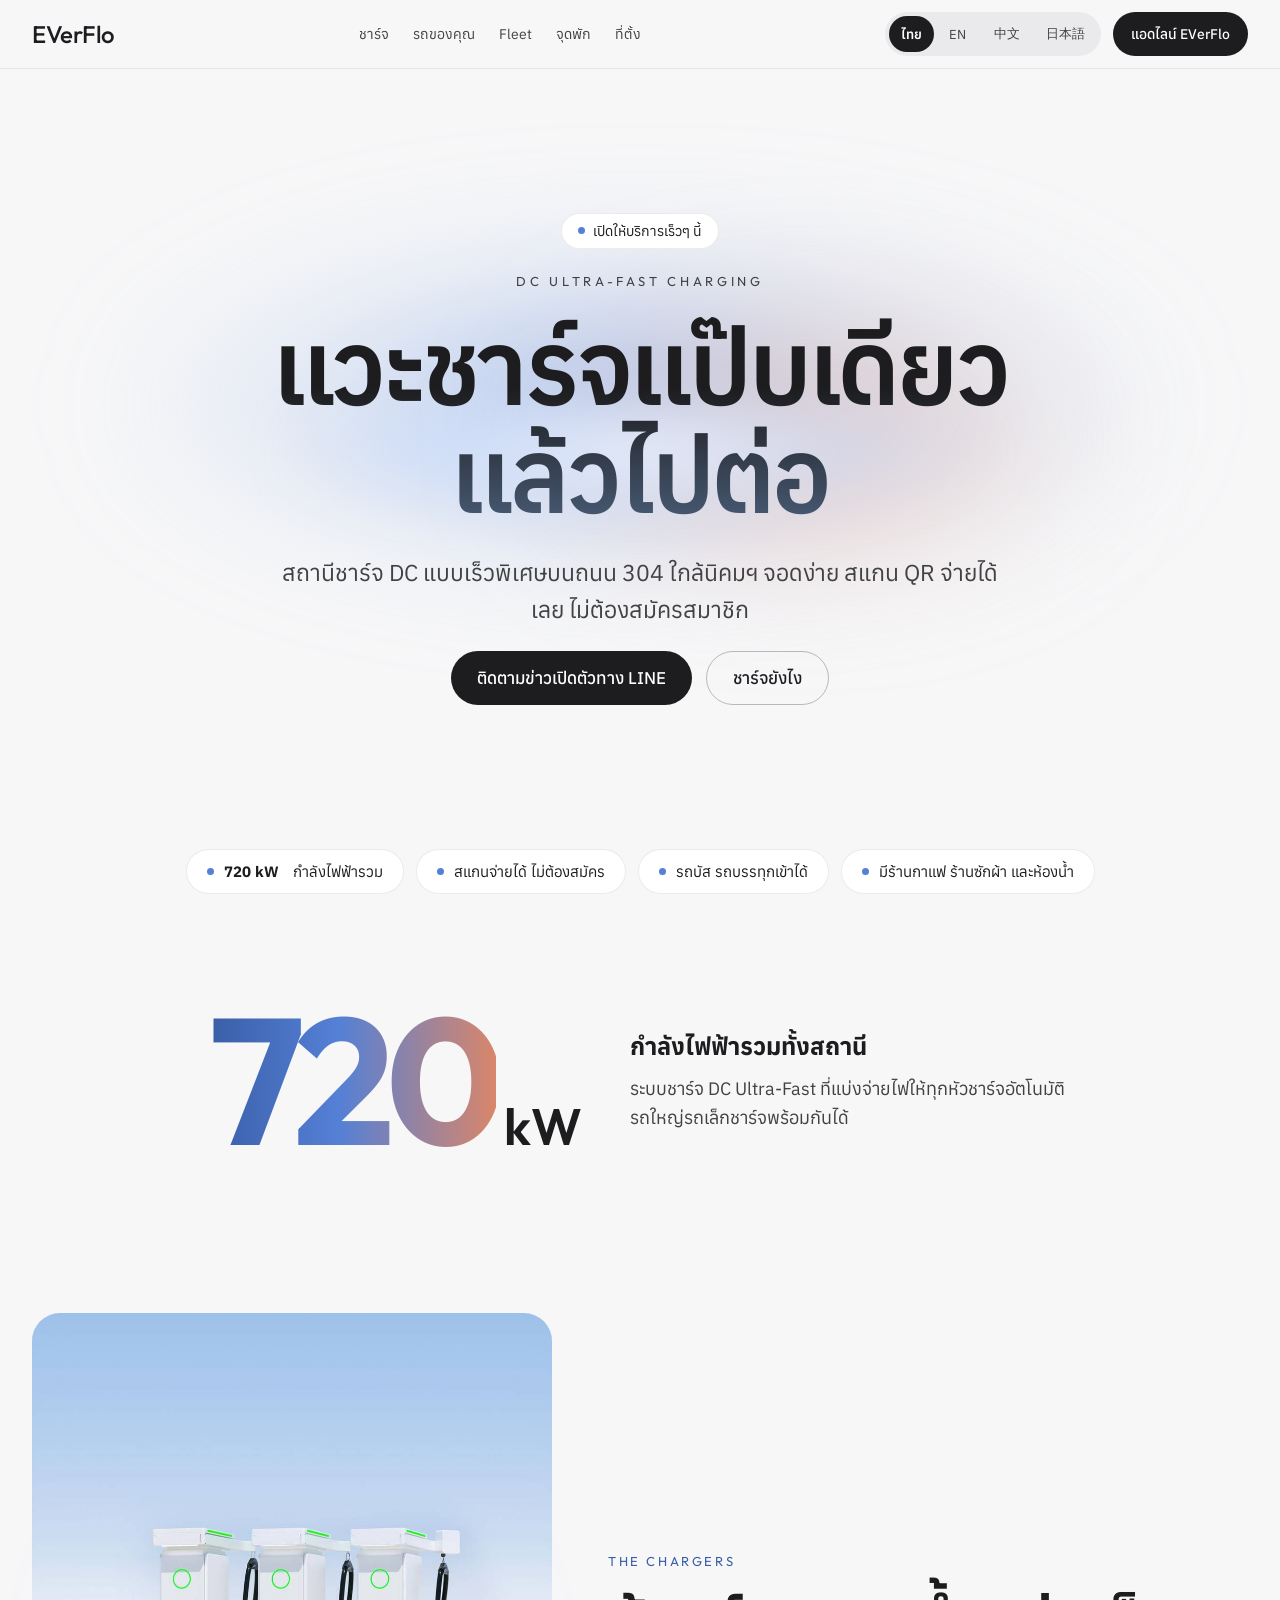
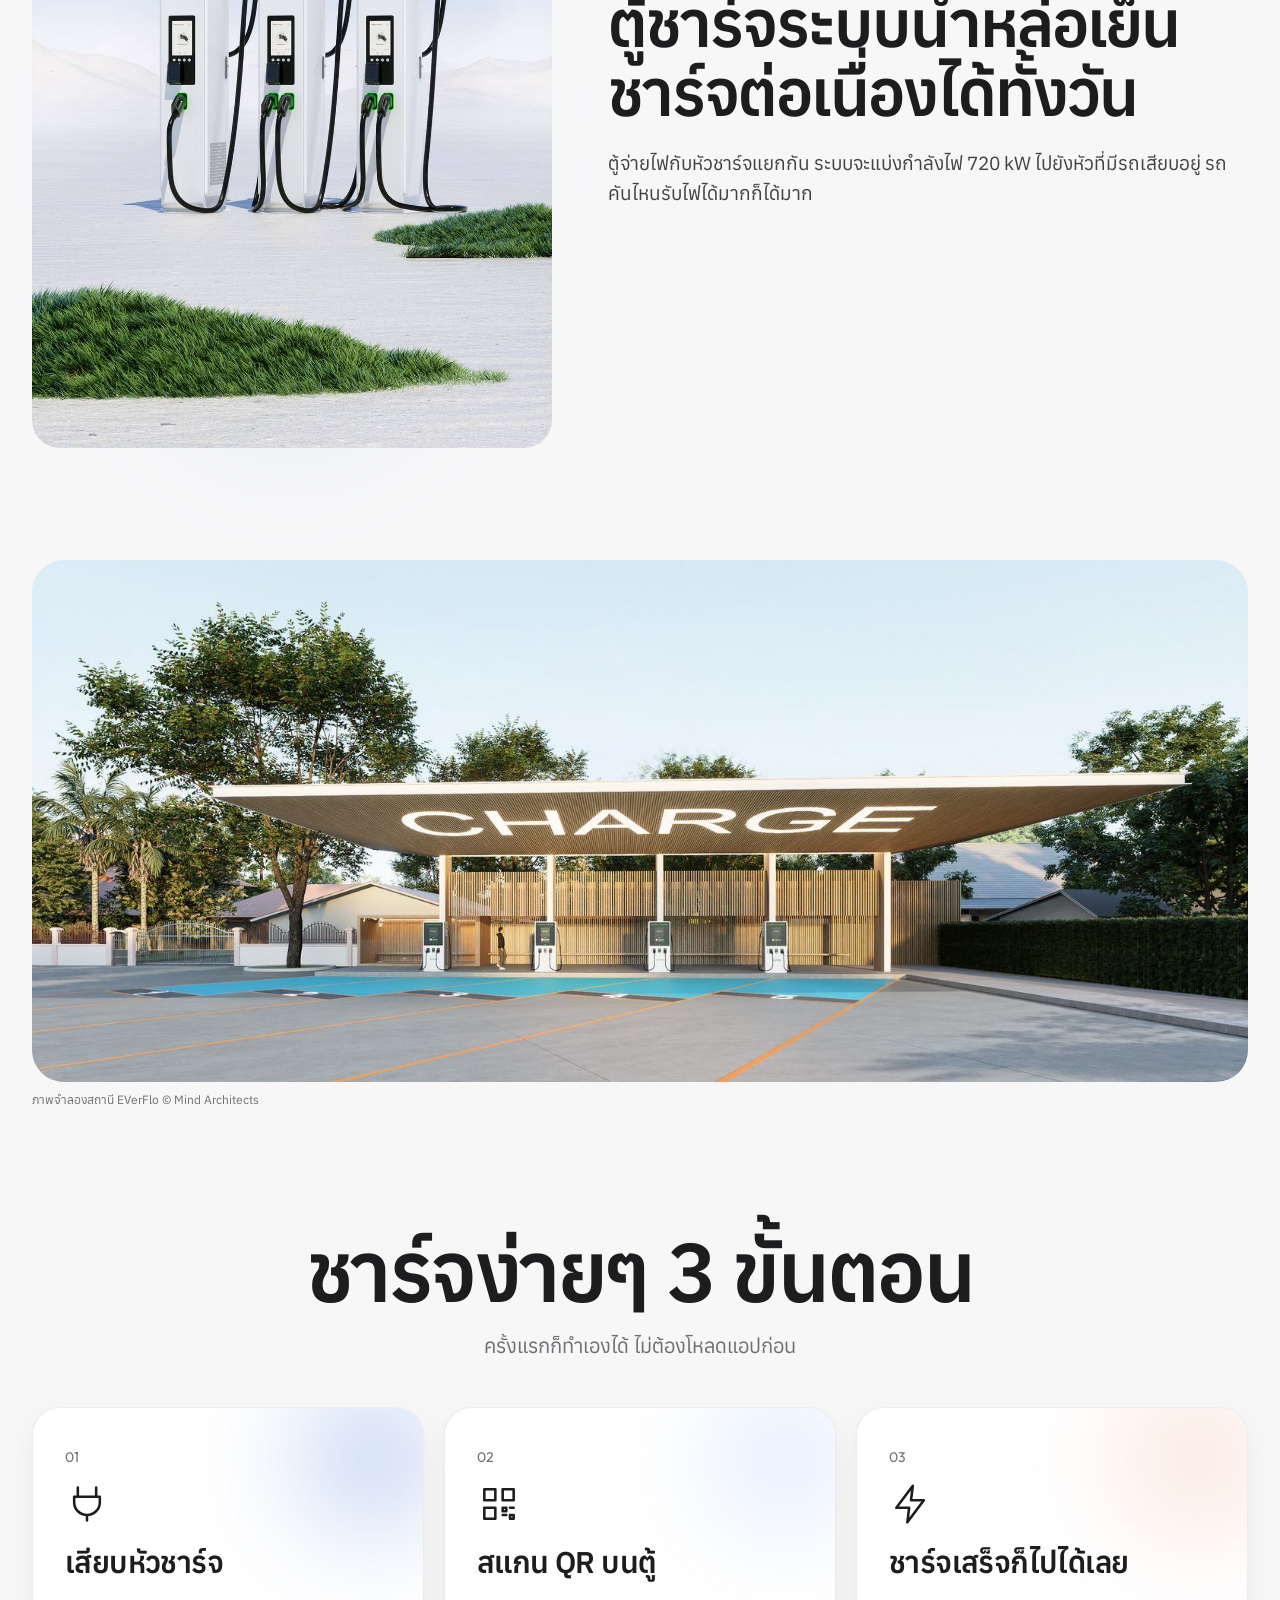
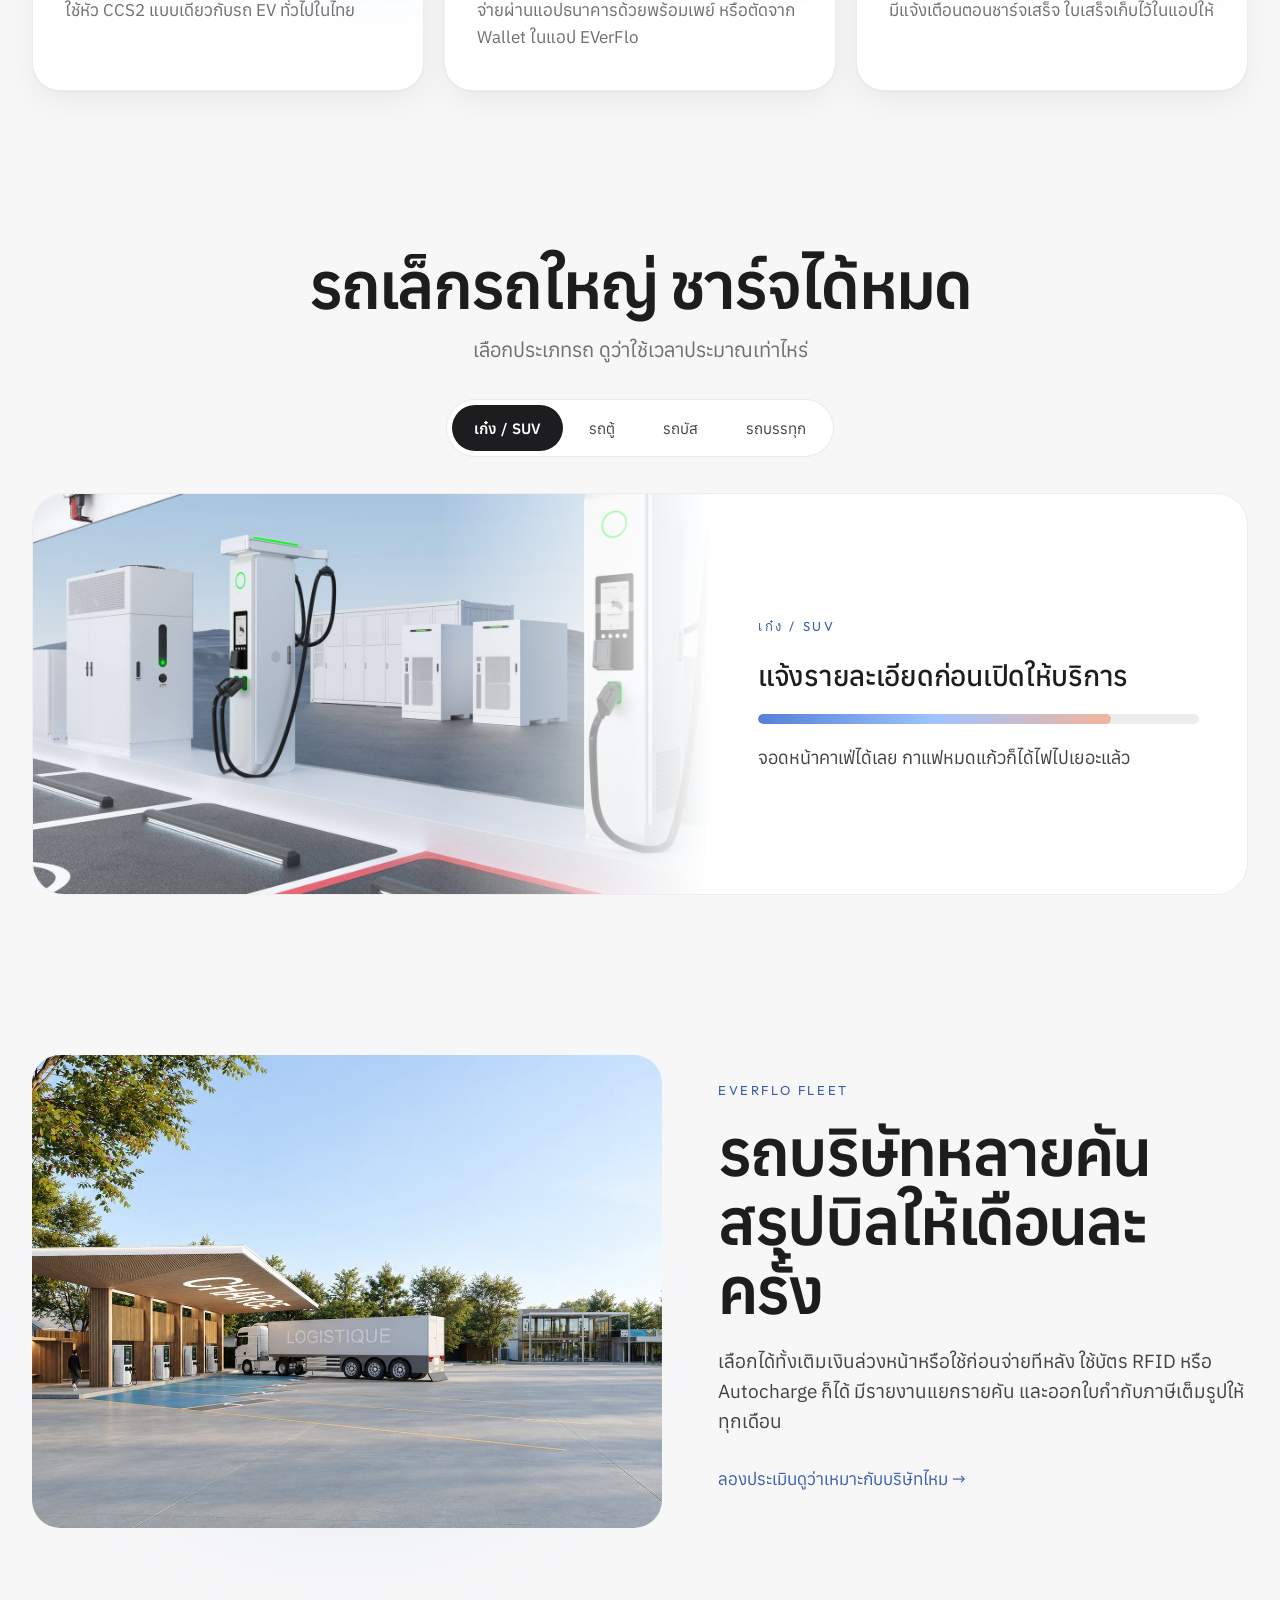
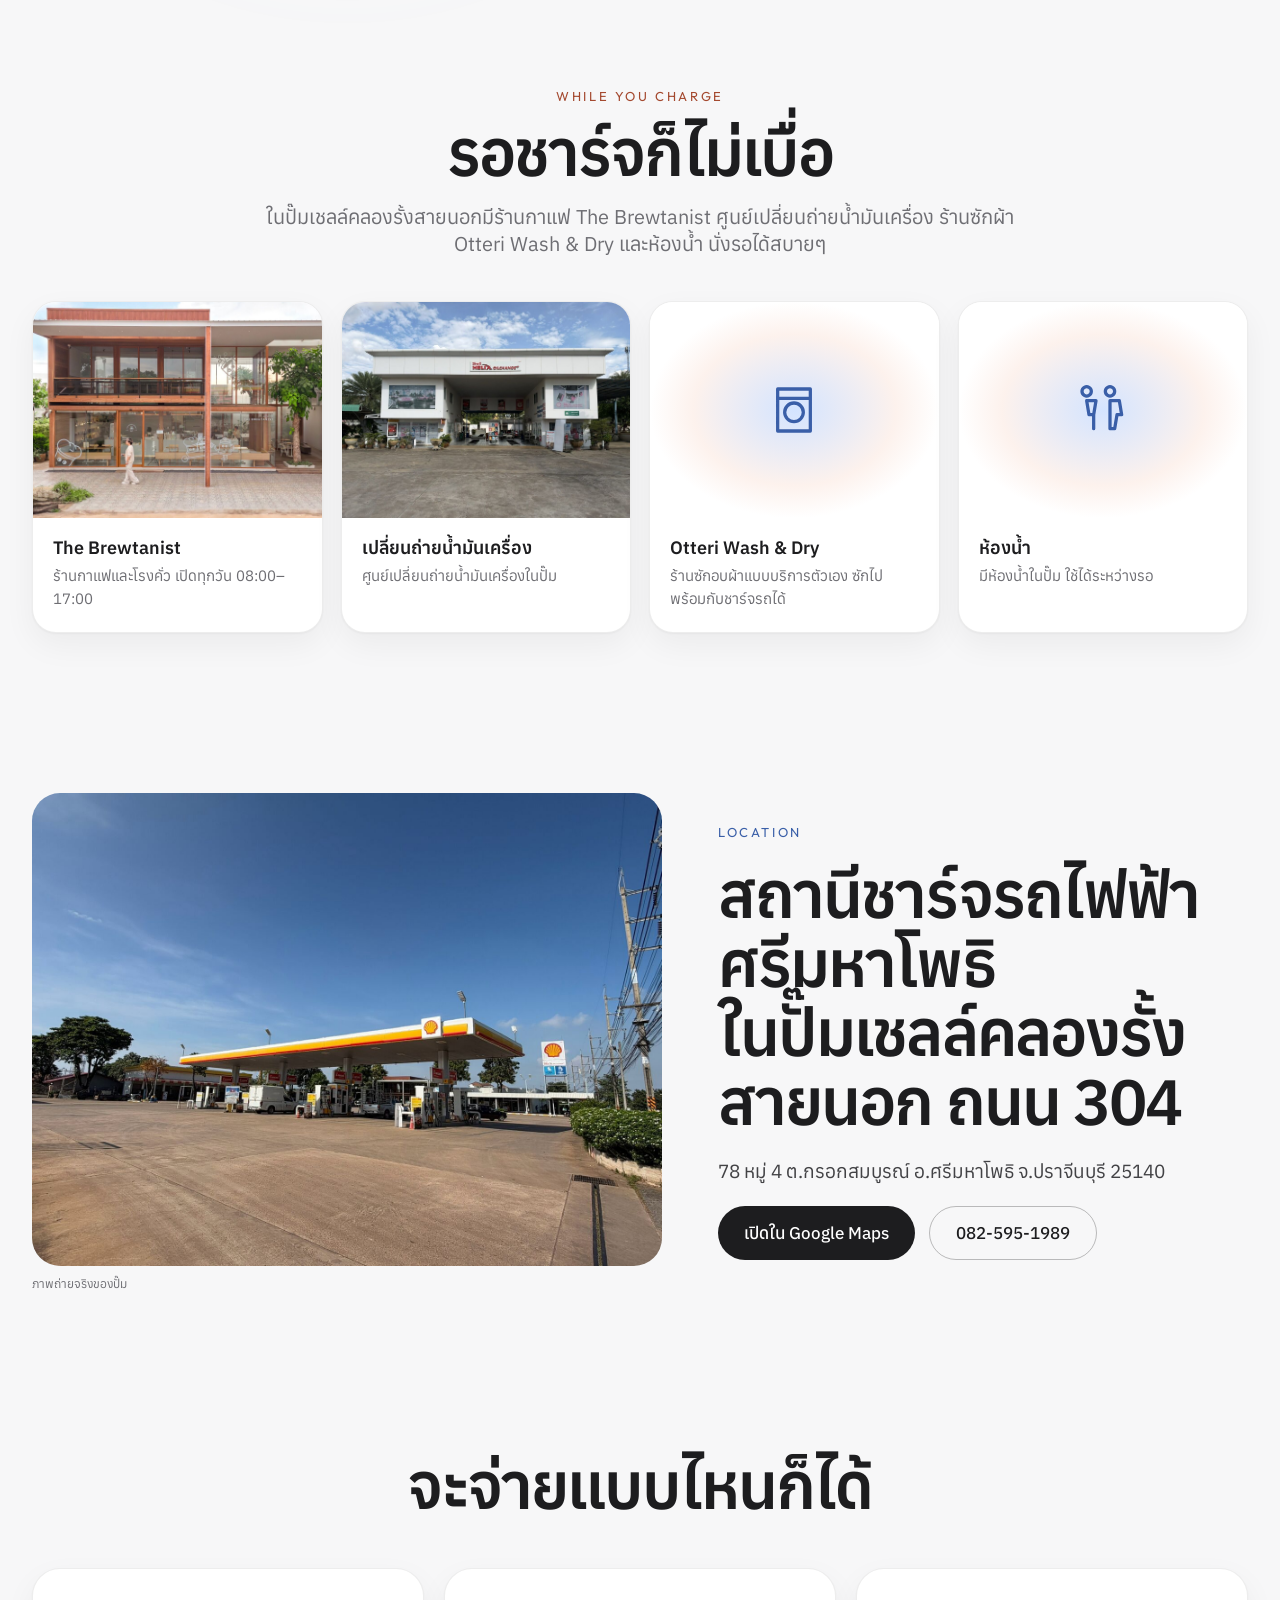
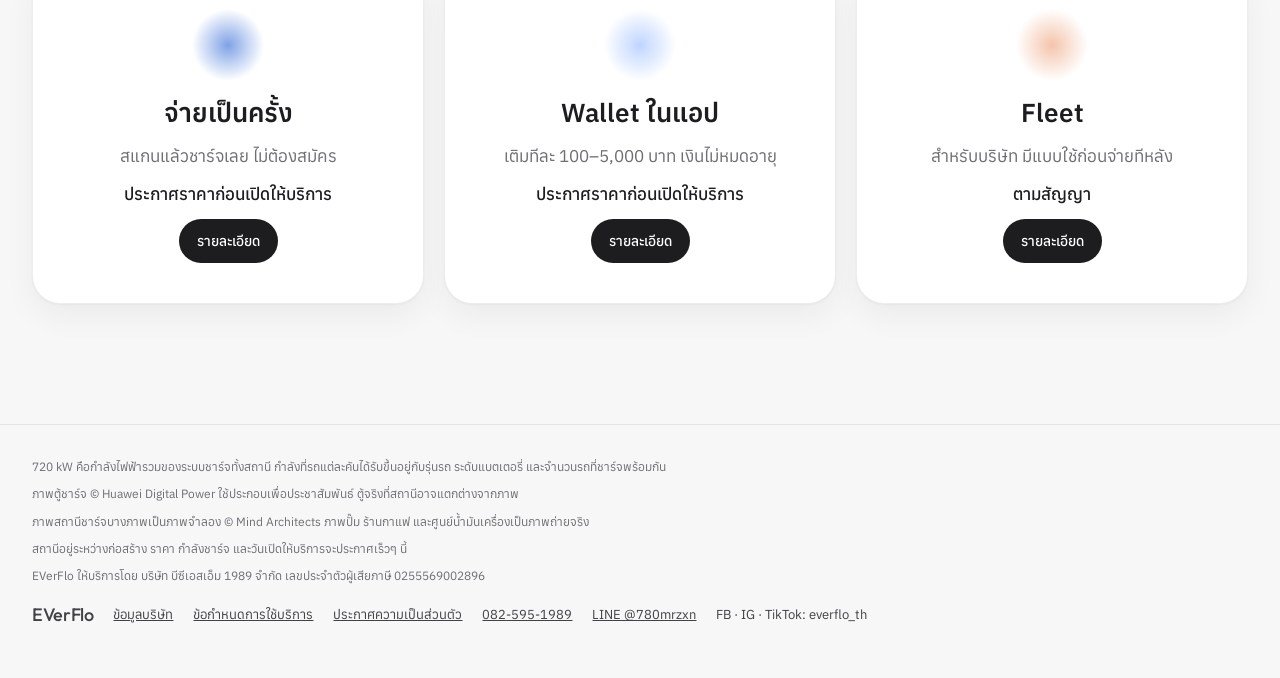
<file: index.html>
<!doctype html>
<html lang="th">
<head>
<meta charset="utf-8">
<meta name="viewport" content="width=device-width,initial-scale=1">
<title>สถานีชาร์จรถไฟฟ้า ปราจีนบุรี DC 720 kW ถนน 304 | EVerFlo</title>
<meta name="description" content="สถานีชาร์จรถไฟฟ้า DC กำลังไฟรวม 720 kW ในปั๊มเชลล์คลองรั้งสายนอก ถนน 304 อ.ศรีมหาโพธิ ปราจีนบุรี ใกล้นิคมฯ 304 สแกน QR จ่ายได้ ไม่ต้องสมัคร ชาร์จได้ทั้งรถเก๋ง รถบัส และรถบรรทุก">
<link rel="canonical" href="https://everflo.app/">
<link rel="alternate" hreflang="th" href="https://everflo.app/"><link rel="alternate" hreflang="en" href="https://everflo.app/en/"><link rel="alternate" hreflang="zh-Hans" href="https://everflo.app/zh/"><link rel="alternate" hreflang="ja" href="https://everflo.app/ja/"><link rel="alternate" hreflang="x-default" href="https://everflo.app/">
<meta property="og:title" content="สถานีชาร์จรถไฟฟ้า ปราจีนบุรี DC 720 kW ถนน 304 | EVerFlo">
<meta property="og:description" content="สถานีชาร์จรถไฟฟ้า DC กำลังไฟรวม 720 kW ในปั๊มเชลล์คลองรั้งสายนอก ถนน 304 อ.ศรีมหาโพธิ ปราจีนบุรี ใกล้นิคมฯ 304 สแกน QR จ่ายได้ ไม่ต้องสมัคร ชาร์จได้ทั้งรถเก๋ง รถบัส และรถบรรทุก">
<meta property="og:image" content="https://everflo.app/assets/og.jpg"><meta property="og:image:width" content="1200"><meta property="og:image:height" content="630"><meta name="twitter:card" content="summary_large_image">
<meta property="og:url" content="https://everflo.app/">
<meta name="theme-color" content="#F7F7F8">
<meta property="og:type" content="website"><meta property="og:site_name" content="EVerFlo">
<meta name="geo.region" content="TH-25"><meta name="geo.placename" content="Si Maha Phot, Prachin Buri"><meta name="geo.position" content="13.897040;101.589461"><meta name="ICBM" content="13.897040, 101.589461">
<script type="application/ld+json">{"@context": "https://schema.org", "@type": "AutomotiveBusiness", "@id": "https://everflo.app/#station", "name": "EVerFlo EV Charging", "alternateName": "EVerFlo สถานีชาร์จรถไฟฟ้า", "description": "สถานีชาร์จรถไฟฟ้า DC กำลังไฟรวม 720 kW ในปั๊มเชลล์คลองรั้งสายนอก ถนน 304 อ.ศรีมหาโพธิ ปราจีนบุรี ใกล้นิคมฯ 304 สแกน QR จ่ายได้ ไม่ต้องสมัคร ชาร์จได้ทั้งรถเก๋ง รถบัส และรถบรรทุก", "url": "https://everflo.app/", "image": "https://everflo.app/assets/dispensers.jpg", "telephone": "+66-82-595-1989", "address": {"@type": "PostalAddress", "streetAddress": "78 Moo 4, Krok Sombun", "addressLocality": "Si Maha Phot", "addressRegion": "Prachin Buri", "postalCode": "25140", "addressCountry": "TH"}, "geo": {"@type": "GeoCoordinates", "latitude": 13.897040277818462, "longitude": 101.58946057303487}, "hasMap": "https://maps.app.goo.gl/R7ZDGiL1ck6afbDa6", "parentOrganization": {"@type": "Organization", "name": "BCSM 1989 Co., Ltd.", "url": "https://bcsm1989.com", "taxID": "0255569002896"}, "sameAs": ["https://www.instagram.com/everflo_th", "https://www.tiktok.com/@everflo_th", "https://www.youtube.com/@everflo_th"], "inLanguage": "th"}</script>
<link rel="icon" href="assets/icon.svg" type="image/svg+xml">
<link rel="preconnect" href="https://fonts.googleapis.com"><link rel="preconnect" href="https://fonts.gstatic.com" crossorigin>
<link href="https://fonts.googleapis.com/css2?family=Outfit:wght@400;500;600&family=Anuphan:wght@400;500;600&display=swap" rel="stylesheet">
<link rel="stylesheet" href="style.css">
<style>body{font-family:'Anuphan','Outfit',system-ui,sans-serif}</style>
</head>
<body>
<a class="skip" href="#main">Skip</a>
<header class="top"><div class="wrap bar">
<a class="logo" href="/">EVerFlo</a>
<nav class="nav" aria-label="Main"><a href="#steps">ชาร์จ</a><a href="#vehicle">รถของคุณ</a><a href="#fleet">Fleet</a><a href="#stop">จุดพัก</a><a href="#location">ที่ตั้ง</a></nav>
<div class="right"><div class="langs" aria-label="Language"><a href="/" class="lang on" lang="th" aria-current="page">ไทย</a><a href="/en/" class="lang" lang="en">EN</a><a href="/zh/" class="lang" lang="zh-Hans">中文</a><a href="/ja/" class="lang" lang="ja">日本語</a></div><a class="btn dark sm" href="https://line.me/R/ti/p/@780mrzxn">แอดไลน์ EVerFlo</a></div>
</div></header>
<main id="main">
<section class="hero" id="top">
<div class="flow" aria-hidden="true"><div class="b a"></div><div class="b b2"></div><div class="b c"></div></div>
<div class="wrap heroin">
<span class="badge"><span class="dot" aria-hidden="true"></span>เปิดให้บริการเร็วๆ นี้</span>
<div class="eyebrow">DC ULTRA-FAST CHARGING</div>
<h1>แวะชาร์จแป๊บเดียว
แล้วไปต่อ</h1>
<p class="lead">สถานีชาร์จ DC แบบเร็วพิเศษบนถนน 304 ใกล้นิคมฯ จอดง่าย สแกน QR จ่ายได้เลย ไม่ต้องสมัครสมาชิก</p>
<div class="ctas"><a class="btn dark" href="https://line.me/R/ti/p/@780mrzxn">ติดตามข่าวเปิดตัวทาง LINE</a><a class="btn line" href="#steps">ชาร์จยังไง</a></div>
</div>
</section>
<ul class="wrap chips"><li><span class="dot" aria-hidden="true"></span><strong>720 kW</strong>&nbsp;กำลังไฟฟ้ารวม</li><li><span class="dot" aria-hidden="true"></span>สแกนจ่ายได้ ไม่ต้องสมัคร</li><li><span class="dot" aria-hidden="true"></span>รถบัส รถบรรทุกเข้าได้</li><li><span class="dot" aria-hidden="true"></span>มีร้านกาแฟ ร้านซักผ้า และห้องน้ำ</li></ul>
<section class="wrap power reveal" aria-label="720 kW"><div class="pbig"><strong>720</strong><span>kW</span></div><div class="ptxt"><p class="plabel"><strong>กำลังไฟฟ้ารวมทั้งสถานี</strong></p><p>ระบบชาร์จ DC Ultra-Fast ที่แบ่งจ่ายไฟให้ทุกหัวชาร์จอัตโนมัติ รถใหญ่รถเล็กชาร์จพร้อมกันได้</p></div></section>
<section id="chargers" class="wrap sec row reveal"><figure class="media tall"><div class="halo blue" aria-hidden="true"></div><img src="assets/dispensers.jpg" alt="EVerFlo DC ultra-fast dispensers" width="1000" height="1414" loading="lazy"></figure><div class="copy"><div class="kicker">THE CHARGERS</div><h2 class="lg">ตู้ชาร์จระบบน้ำหล่อเย็น
ชาร์จต่อเนื่องได้ทั้งวัน</h2><p>ตู้จ่ายไฟกับหัวชาร์จแยกกัน ระบบจะแบ่งกำลังไฟ 720 kW ไปยังหัวที่มีรถเสียบอยู่ รถคันไหนรับไฟได้มากก็ได้มาก</p></div></section>
<figure class="wrap band reveal"><img src="assets/ev-day.jpg" alt="ภาพจำลองสถานี EVerFlo" width="1600" height="900" loading="lazy"><figcaption>ภาพจำลองสถานี EVerFlo © Mind Architects</figcaption></figure>
<section id="steps" class="wrap sec center reveal"><h2 class="xl">ชาร์จง่ายๆ 3 ขั้นตอน</h2><p class="sub">ครั้งแรกก็ทำเองได้ ไม่ต้องโหลดแอปก่อน</p><div class="grid3"><div class="card step"><div class="glow" style="background:radial-gradient(closest-side,#7FA2E6,transparent)" aria-hidden="true"></div><span class="num">01</span><svg aria-hidden="true" width="44" height="44" viewBox="0 0 24 24" fill="none" stroke="#1D1D1F" stroke-width="1.4" stroke-linecap="round" stroke-linejoin="round"><path d="M7 3v5M17 3v5M5 8h14v3a7 7 0 0 1-14 0V8zM12 18v3"/></svg><h3>เสียบหัวชาร์จ</h3><p>ใช้หัว CCS2 แบบเดียวกับรถ EV ทั่วไปในไทย</p></div><div class="card step"><div class="glow" style="background:radial-gradient(closest-side,#BFD5FF,transparent)" aria-hidden="true"></div><span class="num">02</span><svg aria-hidden="true" width="44" height="44" viewBox="0 0 24 24" fill="none" stroke="#1D1D1F" stroke-width="1.4" stroke-linecap="round" stroke-linejoin="round"><path d="M4 4h6v6H4zM14 4h6v6h-6zM4 14h6v6H4zM14 14h2v2h-2zM18 18h2v2h-2zM14 18h2M18 14h2"/></svg><h3>สแกน QR บนตู้</h3><p>จ่ายผ่านแอปธนาคารด้วยพร้อมเพย์ หรือตัดจาก Wallet ในแอป EVerFlo</p></div><div class="card step"><div class="glow" style="background:radial-gradient(closest-side,#F4C4AC,transparent)" aria-hidden="true"></div><span class="num">03</span><svg aria-hidden="true" width="44" height="44" viewBox="0 0 24 24" fill="none" stroke="#1D1D1F" stroke-width="1.4" stroke-linecap="round" stroke-linejoin="round"><path d="M13 2L4 14h7l-1 8 9-12h-7l1-8z"/></svg><h3>ชาร์จเสร็จก็ไปได้เลย</h3><p>มีแจ้งเตือนตอนชาร์จเสร็จ ใบเสร็จเก็บไว้ในแอปให้</p></div></div></section>
<section id="vehicle" class="wrap sec reveal">
<div class="center"><h2 class="lg">รถเล็กรถใหญ่ ชาร์จได้หมด</h2><p class="sub">เลือกประเภทรถ ดูว่าใช้เวลาประมาณเท่าไหร่</p></div>
<div class="tabs" role="tablist" aria-label="รถเล็กรถใหญ่ ชาร์จได้หมด"><button type="button" role="tab" id="tab0" aria-controls="panel" aria-selected="true" data-i="0">เก๋ง / SUV</button><button type="button" role="tab" id="tab1" aria-controls="panel" aria-selected="false" data-i="1">รถตู้</button><button type="button" role="tab" id="tab2" aria-controls="panel" aria-selected="false" data-i="2">รถบัส</button><button type="button" role="tab" id="tab3" aria-controls="panel" aria-selected="false" data-i="3">รถบรรทุก</button></div>
<div class="panel" id="panel" role="tabpanel" aria-labelledby="tab0">
<div class="pimg"><img id="vimg" src="assets/station.jpg" alt="เก๋ง / SUV" width="1600" height="900" loading="lazy"></div>
<div class="ptext"><div class="kicker" id="vname">เก๋ง / SUV</div><div class="ptime">แจ้งรายละเอียดก่อนเปิดให้บริการ</div><div class="track" aria-hidden="true"><div class="fill"></div></div><p id="vdesc">จอดหน้าคาเฟ่ได้เลย กาแฟหมดแก้วก็ได้ไฟไปเยอะแล้ว</p></div>
</div>
</section>
<section id="fleet" class="wrap sec row reveal">
<figure class="media"><div class="halo blue" aria-hidden="true"></div><img src="assets/ev-truck.jpg" alt="EVerFlo Fleet" width="1600" height="900" loading="lazy"></figure>
<div class="copy"><div class="kicker">EVERFLO FLEET</div><h2 class="lg">รถบริษัทหลายคัน
สรุปบิลให้เดือนละครั้ง</h2><p>เลือกได้ทั้งเติมเงินล่วงหน้าหรือใช้ก่อนจ่ายทีหลัง ใช้บัตร RFID หรือ Autocharge ก็ได้ มีรายงานแยกรายคัน และออกใบกำกับภาษีเต็มรูปให้ทุกเดือน</p><a class="more" href="https://bcsm1989.com/fleet/">ลองประเมินดูว่าเหมาะกับบริษัทไหม →</a></div>
</section>
<section id="stop" class="wrap sec reveal"><div class="center"><div class="kicker peach">WHILE YOU CHARGE</div><h2 class="lg" style="margin-top:14px">รอชาร์จก็ไม่เบื่อ</h2><p class="sub" style="max-width:760px;margin-left:auto;margin-right:auto">ในปั๊มเชลล์คลองรั้งสายนอกมีร้านกาแฟ The Brewtanist ศูนย์เปลี่ยนถ่ายน้ำมันเครื่อง ร้านซักผ้า Otteri Wash &amp; Dry และห้องน้ำ นั่งรอได้สบายๆ</p></div><div class="amen"><figure class="am"><img src="assets/brewtanist.jpg" alt="The Brewtanist" width="1200" height="900" loading="lazy"><figcaption><strong>The Brewtanist</strong><span>ร้านกาแฟและโรงคั่ว เปิดทุกวัน 08:00–17:00</span></figcaption></figure><figure class="am"><img src="assets/oil-change.jpg" alt="เปลี่ยนถ่ายน้ำมันเครื่อง" width="1200" height="900" loading="lazy"><figcaption><strong>เปลี่ยนถ่ายน้ำมันเครื่อง</strong><span>ศูนย์เปลี่ยนถ่ายน้ำมันเครื่องในปั๊ม</span></figcaption></figure><figure class="am noimg"><div class="amicon" aria-hidden="true"><svg width="56" height="56" viewBox="0 0 24 24" fill="none" stroke="#3A5FA8" stroke-width="1.4" stroke-linecap="round" stroke-linejoin="round"><path d="M5 3h14v18H5zM5 7h14M12 17a4 4 0 1 0 0-8 4 4 0 0 0 0 8z"/></svg></div><figcaption><strong>Otteri Wash &amp; Dry</strong><span>ร้านซักอบผ้าแบบบริการตัวเอง ซักไปพร้อมกับชาร์จรถได้</span></figcaption></figure><figure class="am noimg"><div class="amicon" aria-hidden="true"><svg width="56" height="56" viewBox="0 0 24 24" fill="none" stroke="#3A5FA8" stroke-width="1.4" stroke-linecap="round" stroke-linejoin="round"><path d="M7 4a2 2 0 1 0 0 .01M17 4a2 2 0 1 0 0 .01M5 8h4l-1 6H6zM15 8h4l1 6h-2l-1 6h-2zM8 14v6"/></svg></div><figcaption><strong>ห้องน้ำ</strong><span>มีห้องน้ำในปั๊ม ใช้ได้ระหว่างรอ</span></figcaption></figure></div></section>
<section id="location" class="wrap sec row reveal"><figure class="media"><img src="assets/station-place-20261017.jpg" alt="ภาพถ่ายจริงของปั๊ม" width="1400" height="1050" loading="lazy"><figcaption class="cap">ภาพถ่ายจริงของปั๊ม</figcaption></figure><div class="copy"><div class="kicker">LOCATION</div><h2 class="lg">สถานีชาร์จรถไฟฟ้า ศรีมหาโพธิ
ในปั๊มเชลล์คลองรั้งสายนอก ถนน 304</h2><p>78 หมู่ 4 ต.กรอกสมบูรณ์ อ.ศรีมหาโพธิ จ.ปราจีนบุรี 25140</p><div class="ctas left"><a class="btn dark" href="https://maps.app.goo.gl/R7ZDGiL1ck6afbDa6">เปิดใน Google Maps</a><a class="btn line" href="tel:0825951989">082-595-1989</a></div></div></section>
<section id="cards" class="wrap sec reveal"><h2 class="lg center">จะจ่ายแบบไหนก็ได้</h2><div class="grid3"><div class="card pay"><div class="orb" style="background:radial-gradient(closest-side,#7FA2E6,transparent)" aria-hidden="true"></div><h3>จ่ายเป็นครั้ง</h3><p>สแกนแล้วชาร์จเลย ไม่ต้องสมัคร</p><div class="price">ประกาศราคาก่อนเปิดให้บริการ</div><a class="btn dark sm" href="#steps">รายละเอียด</a></div><div class="card pay"><div class="orb" style="background:radial-gradient(closest-side,#BFD5FF,transparent)" aria-hidden="true"></div><h3>Wallet ในแอป</h3><p>เติมทีละ 100–5,000 บาท เงินไม่หมดอายุ</p><div class="price">ประกาศราคาก่อนเปิดให้บริการ</div><a class="btn dark sm" href="#steps">รายละเอียด</a></div><div class="card pay"><div class="orb" style="background:radial-gradient(closest-side,#F4C4AC,transparent)" aria-hidden="true"></div><h3>Fleet</h3><p>สำหรับบริษัท มีแบบใช้ก่อนจ่ายทีหลัง</p><div class="price">ตามสัญญา</div><a class="btn dark sm" href="https://bcsm1989.com/fleet/">รายละเอียด</a></div></div></section>
</main>
<footer class="foot"><div class="wrap">
<p>720 kW คือกำลังไฟฟ้ารวมของระบบชาร์จทั้งสถานี กำลังที่รถแต่ละคันได้รับขึ้นอยู่กับรุ่นรถ ระดับแบตเตอรี่ และจำนวนรถที่ชาร์จพร้อมกัน</p><p>ภาพตู้ชาร์จ © Huawei Digital Power ใช้ประกอบเพื่อประชาสัมพันธ์ ตู้จริงที่สถานีอาจแตกต่างจากภาพ</p><p>ภาพสถานีชาร์จบางภาพเป็นภาพจำลอง © Mind Architects ภาพปั๊ม ร้านกาแฟ และศูนย์น้ำมันเครื่องเป็นภาพถ่ายจริง</p><p>สถานีอยู่ระหว่างก่อสร้าง ราคา กำลังชาร์จ และวันเปิดให้บริการจะประกาศเร็วๆ นี้</p><p>EVerFlo ให้บริการโดย บริษัท บีซีเอสเอ็ม 1989 จำกัด เลขประจำตัวผู้เสียภาษี 0255569002896</p>
<div class="flinks"><span class="logo sm">EVerFlo</span><a href="https://bcsm1989.com/about/">ข้อมูลบริษัท</a><a href="https://bcsm1989.com/terms/">ข้อกำหนดการใช้บริการ</a><a href="https://bcsm1989.com/privacy/">ประกาศความเป็นส่วนตัว</a><a href="tel:0825951989">082-595-1989</a><a href="https://line.me/R/ti/p/@780mrzxn">LINE @780mrzxn</a><span>FB · IG · TikTok: everflo_th</span></div>
</div></footer>
<script>
(function(){var D=[{"name": "เก๋ง / SUV", "desc": "จอดหน้าคาเฟ่ได้เลย กาแฟหมดแก้วก็ได้ไฟไปเยอะแล้ว", "img": "assets/station.jpg"}, {"name": "รถตู้", "desc": "เหมาะกับรถรับส่งที่วิ่งทั้งวัน แวะเติมไฟสั้นๆ ระหว่างรอบได้", "img": "assets/ev-day.jpg"}, {"name": "รถบัส", "desc": "ช่องจอดยาว รถบัสรับส่งพนักงานเข้าออกสะดวก", "img": "assets/ev-angle.jpg"}, {"name": "รถบรรทุก", "desc": "ช่องจอดกว้างพอสำหรับรถหัวลากและรถพ่วง", "img": "assets/ev-truck.jpg"}];var tabs=document.querySelectorAll('[role=tab]');var img=document.getElementById('vimg'),nm=document.getElementById('vname'),ds=document.getElementById('vdesc'),pn=document.getElementById('panel');
function sel(i,focus){tabs.forEach(function(b,j){b.setAttribute('aria-selected',j===i?'true':'false');b.tabIndex=j===i?0:-1;});var d=D[i];img.src=d.img;img.alt=d.name;nm.textContent=d.name;ds.textContent=d.desc;pn.setAttribute('aria-labelledby','tab'+i);if(focus)tabs[i].focus();}
tabs.forEach(function(b,i){b.addEventListener('click',function(){sel(i)});b.addEventListener('keydown',function(ev){if(ev.key==='ArrowRight')sel((i+1)%tabs.length,1);if(ev.key==='ArrowLeft')sel((i+tabs.length-1)%tabs.length,1);});});sel(0);})();
</script>
<script defer src="https://static.cloudflareinsights.com/beacon.min.js" data-cf-beacon='{"token": "609f2c7eae7b4bac8e9ff29ee491e530"}'></script>
</body>
</html>
</file>
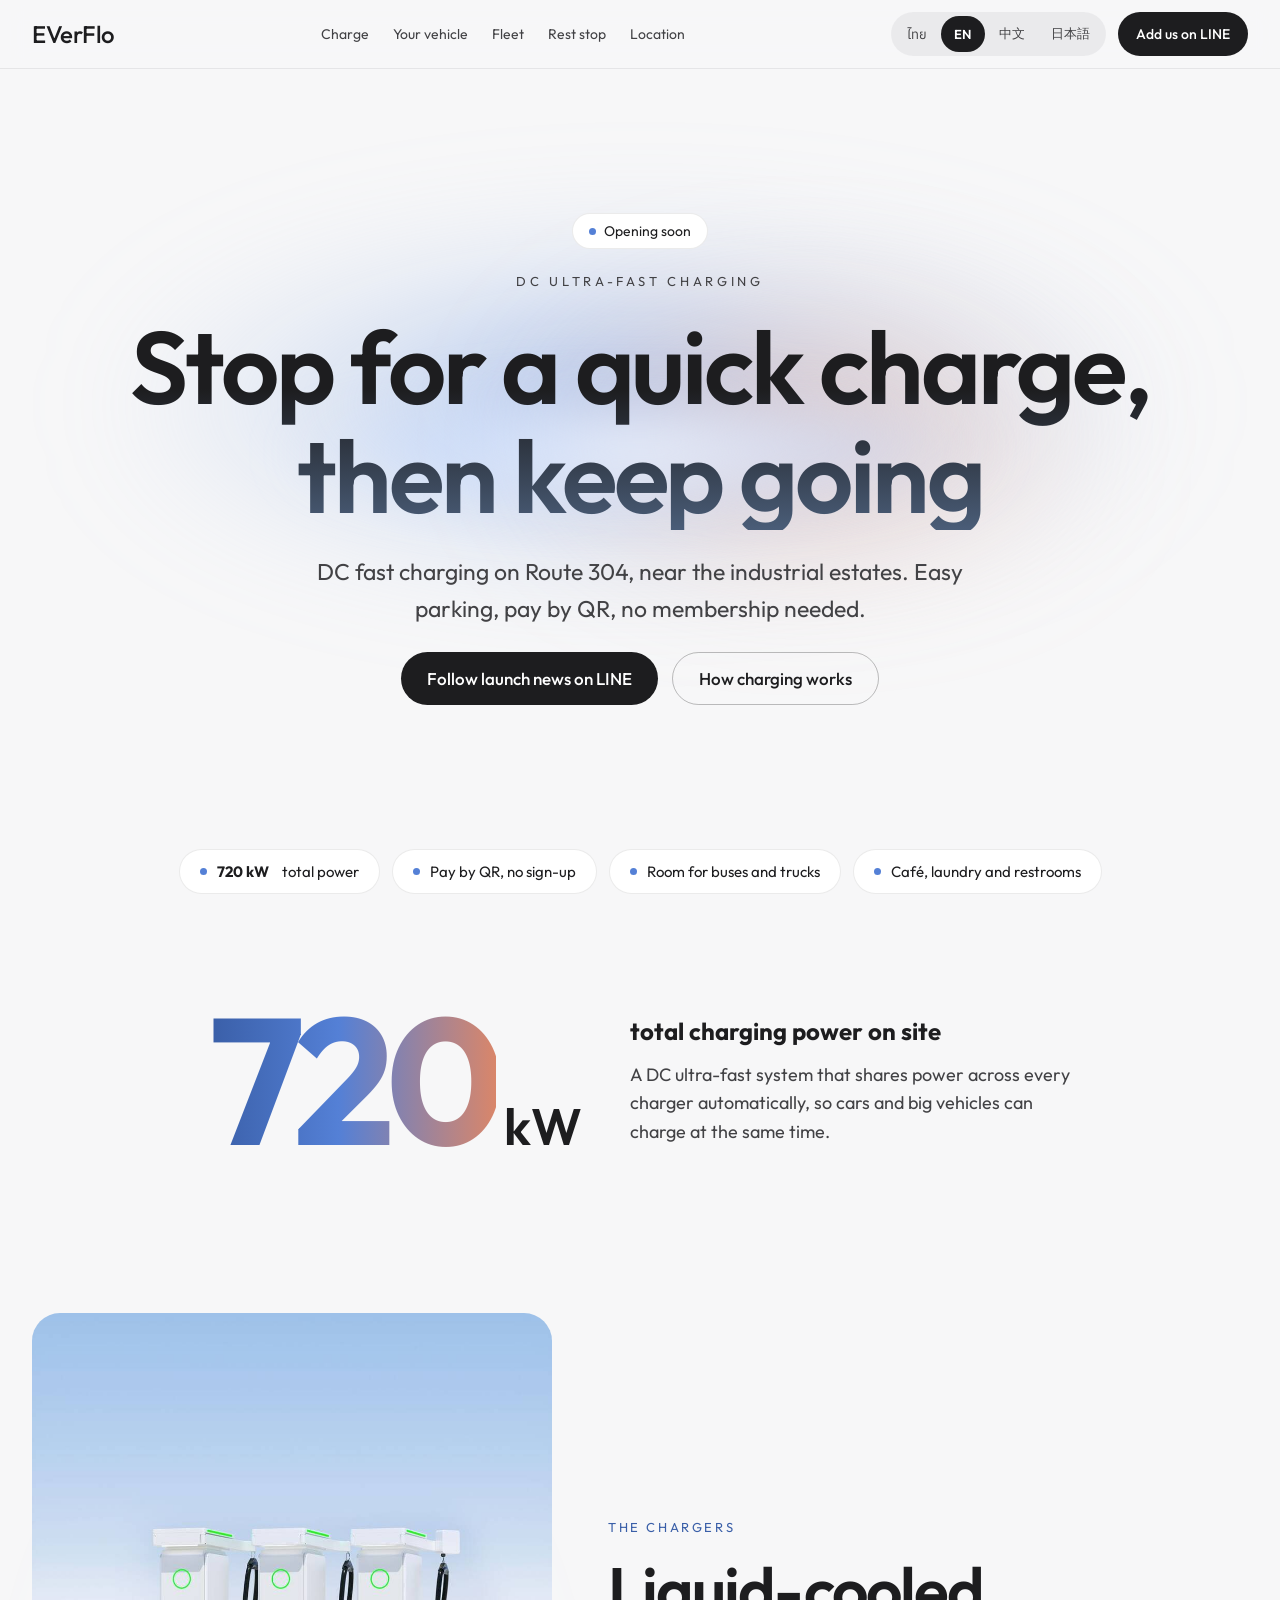
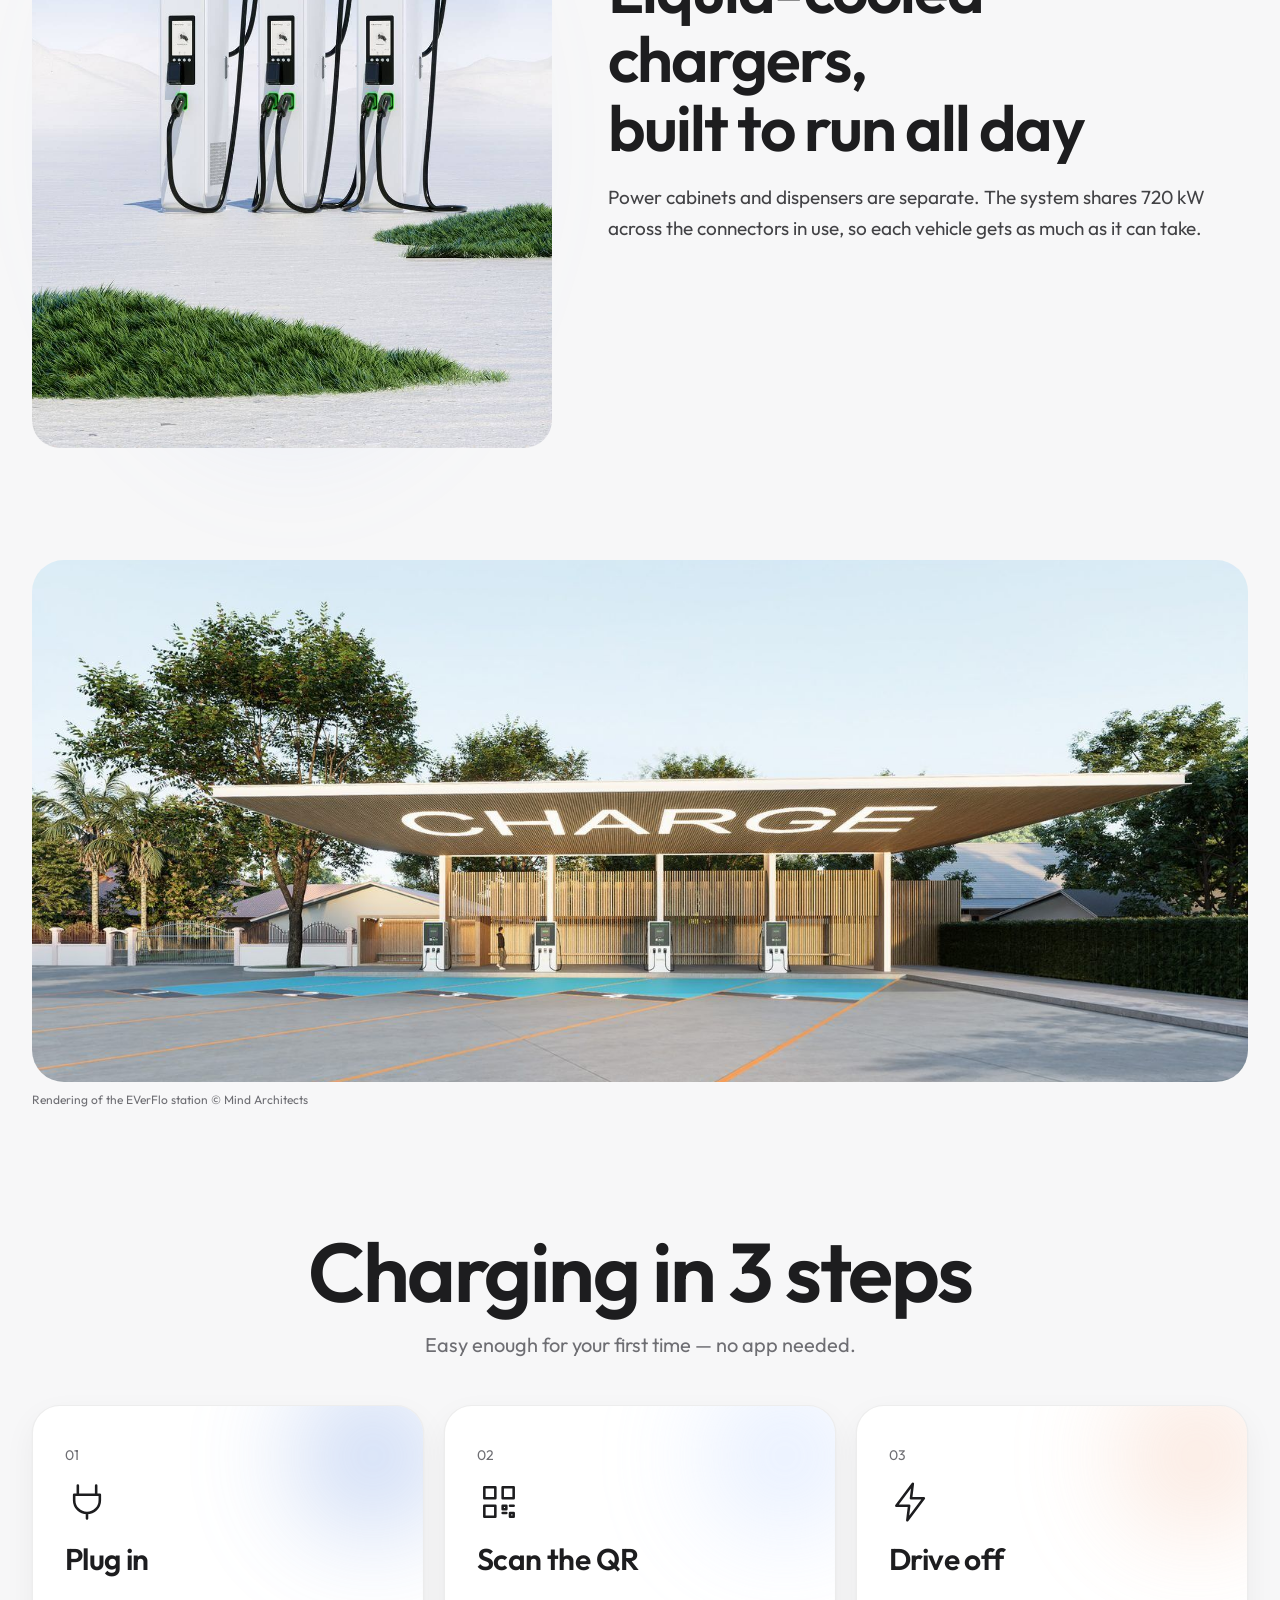
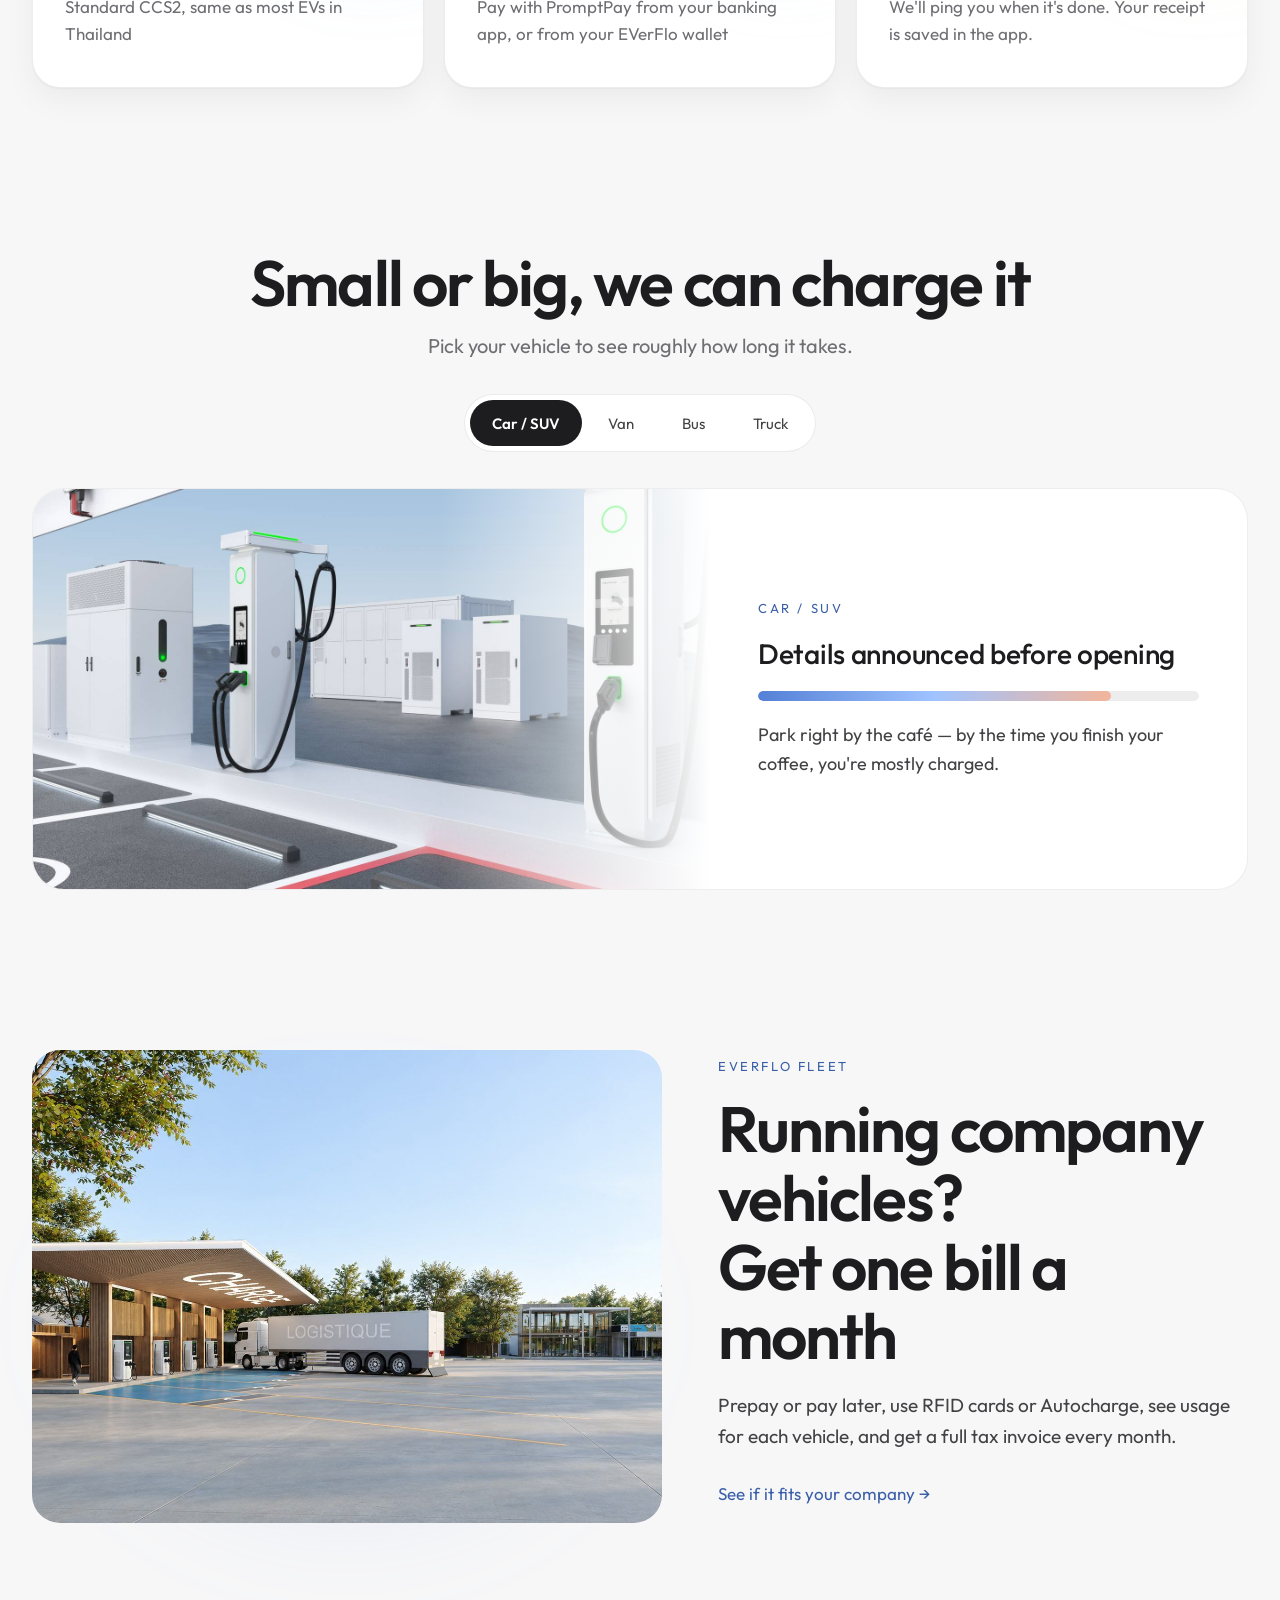
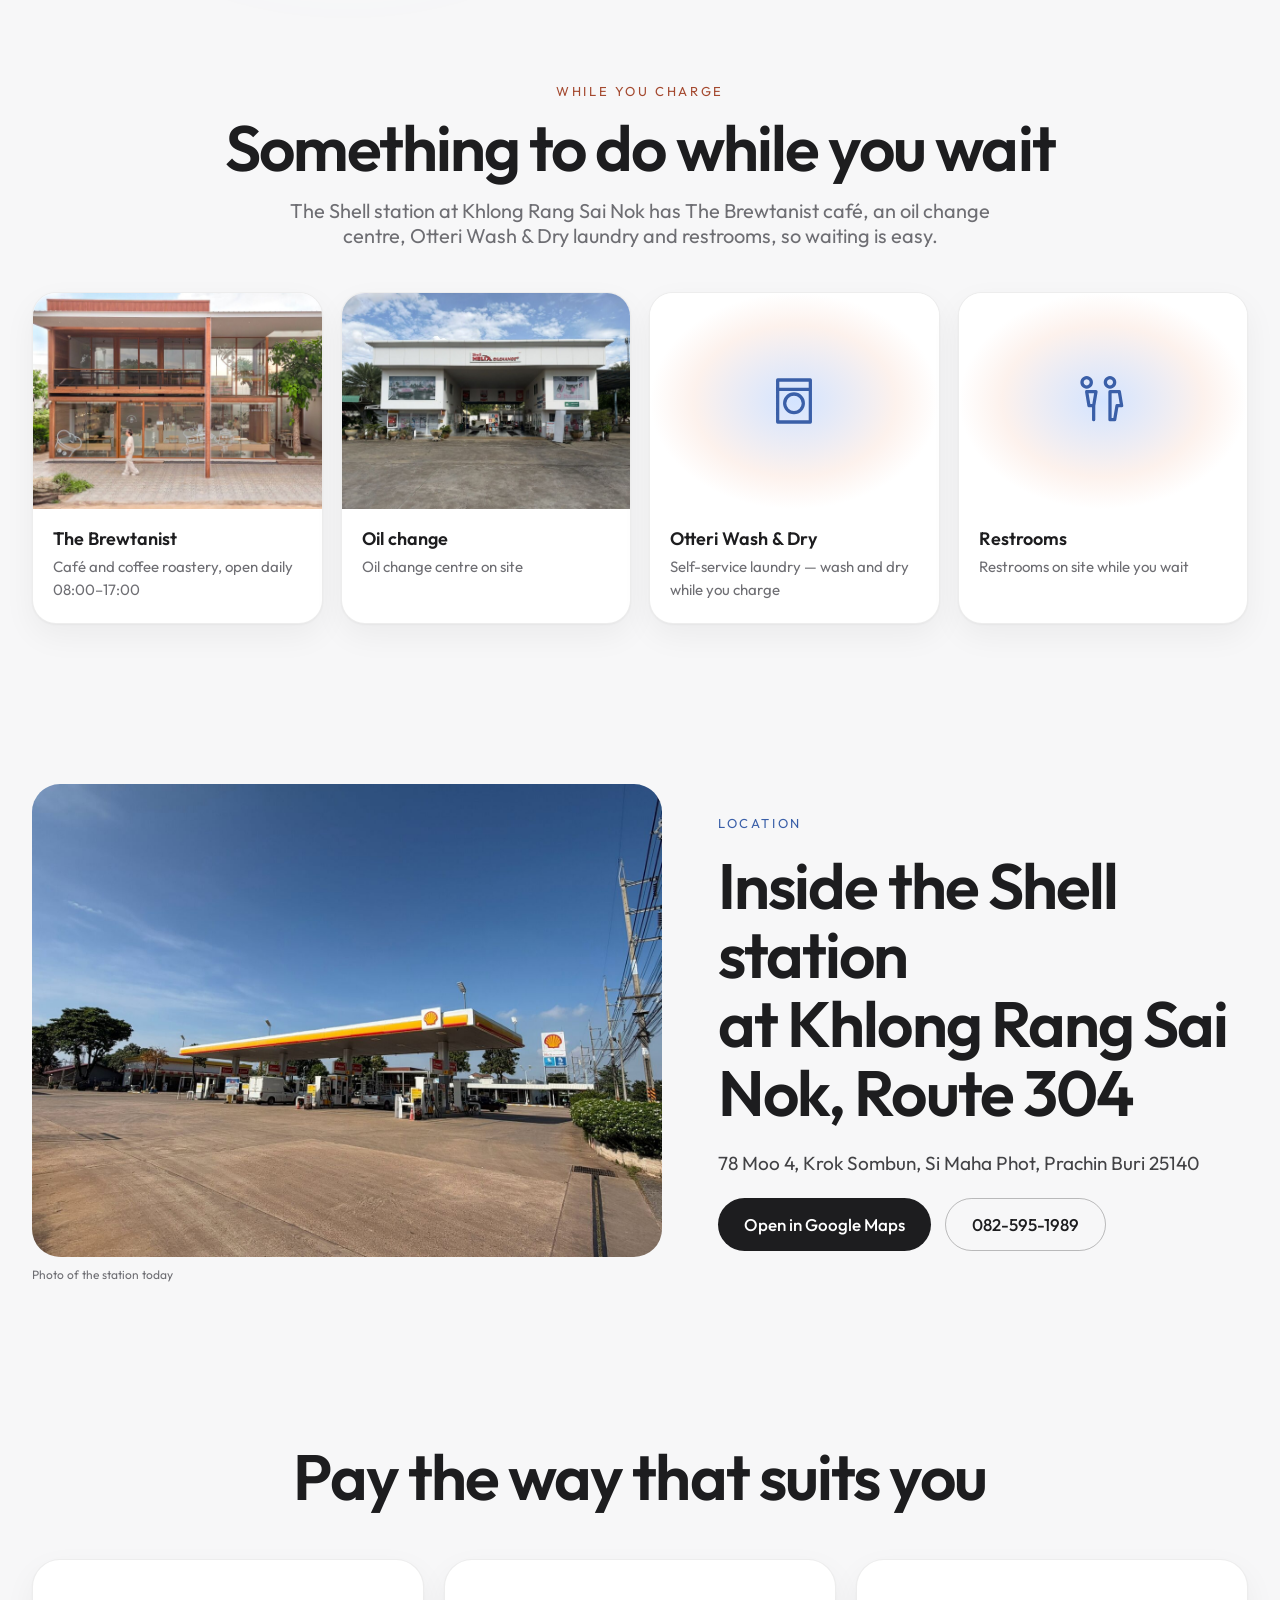
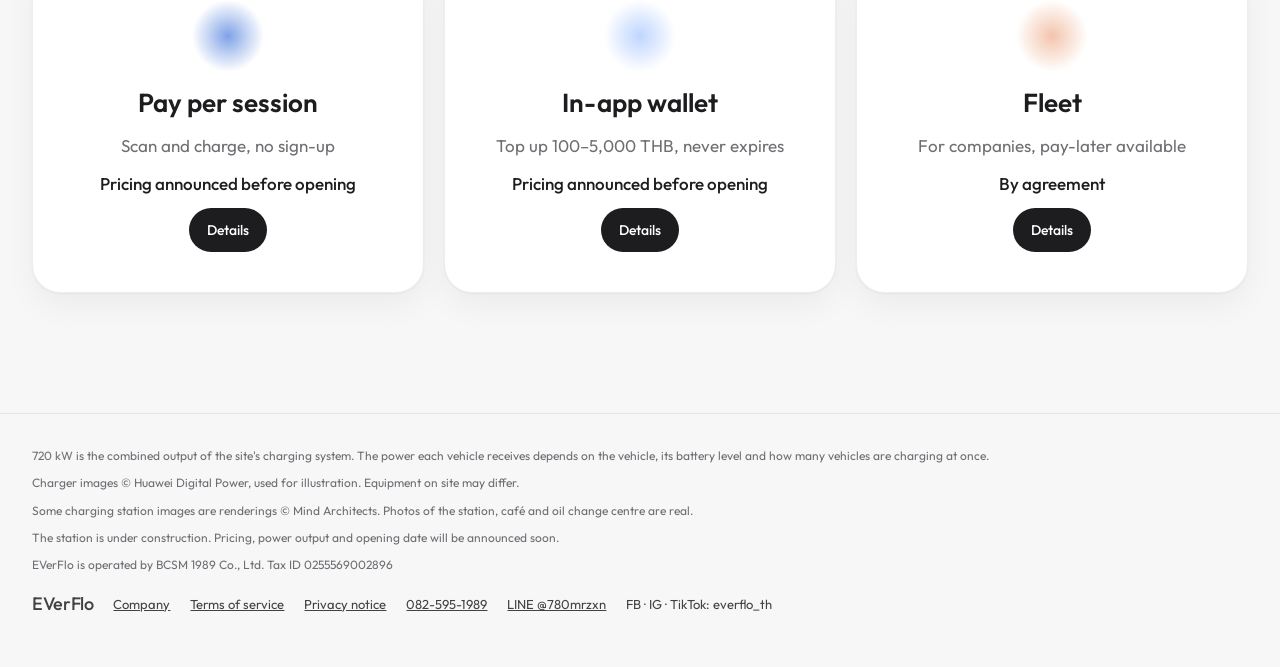
<file: en/index.html>
<!doctype html>
<html lang="en">
<head>
<meta charset="utf-8">
<meta name="viewport" content="width=device-width,initial-scale=1">
<title>EV Charging Station Prachin Buri — 720 kW DC on Route 304 | EVerFlo</title>
<meta name="description" content="720 kW DC fast EV charging inside the Shell station on Route 304, Si Maha Phot, Prachin Buri, near the 304 Industrial Park. Pay by QR, no sign-up. Cars, buses and trucks welcome.">
<link rel="canonical" href="https://everflo.app/en/">
<link rel="alternate" hreflang="th" href="https://everflo.app/"><link rel="alternate" hreflang="en" href="https://everflo.app/en/"><link rel="alternate" hreflang="zh-Hans" href="https://everflo.app/zh/"><link rel="alternate" hreflang="ja" href="https://everflo.app/ja/"><link rel="alternate" hreflang="x-default" href="https://everflo.app/">
<meta property="og:title" content="EV Charging Station Prachin Buri — 720 kW DC on Route 304 | EVerFlo">
<meta property="og:description" content="720 kW DC fast EV charging inside the Shell station on Route 304, Si Maha Phot, Prachin Buri, near the 304 Industrial Park. Pay by QR, no sign-up. Cars, buses and trucks welcome.">
<meta property="og:image" content="https://everflo.app/assets/og.jpg"><meta property="og:image:width" content="1200"><meta property="og:image:height" content="630"><meta name="twitter:card" content="summary_large_image">
<meta property="og:url" content="https://everflo.app/en/">
<meta name="theme-color" content="#F7F7F8">
<meta property="og:type" content="website"><meta property="og:site_name" content="EVerFlo">
<meta name="geo.region" content="TH-25"><meta name="geo.placename" content="Si Maha Phot, Prachin Buri"><meta name="geo.position" content="13.897040;101.589461"><meta name="ICBM" content="13.897040, 101.589461">
<script type="application/ld+json">{"@context": "https://schema.org", "@type": "AutomotiveBusiness", "@id": "https://everflo.app/#station", "name": "EVerFlo EV Charging", "alternateName": "EVerFlo สถานีชาร์จรถไฟฟ้า", "description": "720 kW DC fast EV charging inside the Shell station on Route 304, Si Maha Phot, Prachin Buri, near the 304 Industrial Park. Pay by QR, no sign-up. Cars, buses and trucks welcome.", "url": "https://everflo.app/en/", "image": "https://everflo.app/assets/dispensers.jpg", "telephone": "+66-82-595-1989", "address": {"@type": "PostalAddress", "streetAddress": "78 Moo 4, Krok Sombun", "addressLocality": "Si Maha Phot", "addressRegion": "Prachin Buri", "postalCode": "25140", "addressCountry": "TH"}, "geo": {"@type": "GeoCoordinates", "latitude": 13.897040277818462, "longitude": 101.58946057303487}, "hasMap": "https://maps.app.goo.gl/R7ZDGiL1ck6afbDa6", "parentOrganization": {"@type": "Organization", "name": "BCSM 1989 Co., Ltd.", "url": "https://bcsm1989.com", "taxID": "0255569002896"}, "sameAs": ["https://www.instagram.com/everflo_th", "https://www.tiktok.com/@everflo_th", "https://www.youtube.com/@everflo_th"], "inLanguage": "en"}</script>
<link rel="icon" href="../assets/icon.svg" type="image/svg+xml">
<link rel="preconnect" href="https://fonts.googleapis.com"><link rel="preconnect" href="https://fonts.gstatic.com" crossorigin>
<link href="https://fonts.googleapis.com/css2?family=Outfit:wght@400;500;600&family=Anuphan:wght@400;500;600&display=swap" rel="stylesheet">
<link rel="stylesheet" href="../style.css">
<style>body{font-family:'Outfit','Anuphan',system-ui,sans-serif}</style>
</head>
<body>
<a class="skip" href="#main">Skip</a>
<header class="top"><div class="wrap bar">
<a class="logo" href="/en/">EVerFlo</a>
<nav class="nav" aria-label="Main"><a href="#steps">Charge</a><a href="#vehicle">Your vehicle</a><a href="#fleet">Fleet</a><a href="#stop">Rest stop</a><a href="#location">Location</a></nav>
<div class="right"><div class="langs" aria-label="Language"><a href="/" class="lang" lang="th">ไทย</a><a href="/en/" class="lang on" lang="en" aria-current="page">EN</a><a href="/zh/" class="lang" lang="zh-Hans">中文</a><a href="/ja/" class="lang" lang="ja">日本語</a></div><a class="btn dark sm" href="https://line.me/R/ti/p/@780mrzxn">Add us on LINE</a></div>
</div></header>
<main id="main">
<section class="hero" id="top">
<div class="flow" aria-hidden="true"><div class="b a"></div><div class="b b2"></div><div class="b c"></div></div>
<div class="wrap heroin">
<span class="badge"><span class="dot" aria-hidden="true"></span>Opening soon</span>
<div class="eyebrow">DC ULTRA-FAST CHARGING</div>
<h1>Stop for a quick charge,
then keep going</h1>
<p class="lead">DC fast charging on Route 304, near the industrial estates. Easy parking, pay by QR, no membership needed.</p>
<div class="ctas"><a class="btn dark" href="https://line.me/R/ti/p/@780mrzxn">Follow launch news on LINE</a><a class="btn line" href="#steps">How charging works</a></div>
</div>
</section>
<ul class="wrap chips"><li><span class="dot" aria-hidden="true"></span><strong>720 kW</strong>&nbsp;total power</li><li><span class="dot" aria-hidden="true"></span>Pay by QR, no sign-up</li><li><span class="dot" aria-hidden="true"></span>Room for buses and trucks</li><li><span class="dot" aria-hidden="true"></span>Café, laundry and restrooms</li></ul>
<section class="wrap power reveal" aria-label="720 kW"><div class="pbig"><strong>720</strong><span>kW</span></div><div class="ptxt"><p class="plabel"><strong>total charging power on site</strong></p><p>A DC ultra-fast system that shares power across every charger automatically, so cars and big vehicles can charge at the same time.</p></div></section>
<section id="chargers" class="wrap sec row reveal"><figure class="media tall"><div class="halo blue" aria-hidden="true"></div><img src="../assets/dispensers.jpg" alt="EVerFlo DC ultra-fast dispensers" width="1000" height="1414" loading="lazy"></figure><div class="copy"><div class="kicker">THE CHARGERS</div><h2 class="lg">Liquid-cooled chargers,
built to run all day</h2><p>Power cabinets and dispensers are separate. The system shares 720 kW across the connectors in use, so each vehicle gets as much as it can take.</p></div></section>
<figure class="wrap band reveal"><img src="../assets/ev-day.jpg" alt="Rendering of the EVerFlo station" width="1600" height="900" loading="lazy"><figcaption>Rendering of the EVerFlo station © Mind Architects</figcaption></figure>
<section id="steps" class="wrap sec center reveal"><h2 class="xl">Charging in 3 steps</h2><p class="sub">Easy enough for your first time — no app needed.</p><div class="grid3"><div class="card step"><div class="glow" style="background:radial-gradient(closest-side,#7FA2E6,transparent)" aria-hidden="true"></div><span class="num">01</span><svg aria-hidden="true" width="44" height="44" viewBox="0 0 24 24" fill="none" stroke="#1D1D1F" stroke-width="1.4" stroke-linecap="round" stroke-linejoin="round"><path d="M7 3v5M17 3v5M5 8h14v3a7 7 0 0 1-14 0V8zM12 18v3"/></svg><h3>Plug in</h3><p>Standard CCS2, same as most EVs in Thailand</p></div><div class="card step"><div class="glow" style="background:radial-gradient(closest-side,#BFD5FF,transparent)" aria-hidden="true"></div><span class="num">02</span><svg aria-hidden="true" width="44" height="44" viewBox="0 0 24 24" fill="none" stroke="#1D1D1F" stroke-width="1.4" stroke-linecap="round" stroke-linejoin="round"><path d="M4 4h6v6H4zM14 4h6v6h-6zM4 14h6v6H4zM14 14h2v2h-2zM18 18h2v2h-2zM14 18h2M18 14h2"/></svg><h3>Scan the QR</h3><p>Pay with PromptPay from your banking app, or from your EVerFlo wallet</p></div><div class="card step"><div class="glow" style="background:radial-gradient(closest-side,#F4C4AC,transparent)" aria-hidden="true"></div><span class="num">03</span><svg aria-hidden="true" width="44" height="44" viewBox="0 0 24 24" fill="none" stroke="#1D1D1F" stroke-width="1.4" stroke-linecap="round" stroke-linejoin="round"><path d="M13 2L4 14h7l-1 8 9-12h-7l1-8z"/></svg><h3>Drive off</h3><p>We&#x27;ll ping you when it&#x27;s done. Your receipt is saved in the app.</p></div></div></section>
<section id="vehicle" class="wrap sec reveal">
<div class="center"><h2 class="lg">Small or big, we can charge it</h2><p class="sub">Pick your vehicle to see roughly how long it takes.</p></div>
<div class="tabs" role="tablist" aria-label="Small or big, we can charge it"><button type="button" role="tab" id="tab0" aria-controls="panel" aria-selected="true" data-i="0">Car / SUV</button><button type="button" role="tab" id="tab1" aria-controls="panel" aria-selected="false" data-i="1">Van</button><button type="button" role="tab" id="tab2" aria-controls="panel" aria-selected="false" data-i="2">Bus</button><button type="button" role="tab" id="tab3" aria-controls="panel" aria-selected="false" data-i="3">Truck</button></div>
<div class="panel" id="panel" role="tabpanel" aria-labelledby="tab0">
<div class="pimg"><img id="vimg" src="../assets/station.jpg" alt="Car / SUV" width="1600" height="900" loading="lazy"></div>
<div class="ptext"><div class="kicker" id="vname">Car / SUV</div><div class="ptime">Details announced before opening</div><div class="track" aria-hidden="true"><div class="fill"></div></div><p id="vdesc">Park right by the café — by the time you finish your coffee, you&#x27;re mostly charged.</p></div>
</div>
</section>
<section id="fleet" class="wrap sec row reveal">
<figure class="media"><div class="halo blue" aria-hidden="true"></div><img src="../assets/ev-truck.jpg" alt="EVerFlo Fleet" width="1600" height="900" loading="lazy"></figure>
<div class="copy"><div class="kicker">EVERFLO FLEET</div><h2 class="lg">Running company vehicles?
Get one bill a month</h2><p>Prepay or pay later, use RFID cards or Autocharge, see usage for each vehicle, and get a full tax invoice every month.</p><a class="more" href="https://bcsm1989.com/fleet/">See if it fits your company →</a></div>
</section>
<section id="stop" class="wrap sec reveal"><div class="center"><div class="kicker peach">WHILE YOU CHARGE</div><h2 class="lg" style="margin-top:14px">Something to do while you wait</h2><p class="sub" style="max-width:760px;margin-left:auto;margin-right:auto">The Shell station at Khlong Rang Sai Nok has The Brewtanist café, an oil change centre, Otteri Wash &amp; Dry laundry and restrooms, so waiting is easy.</p></div><div class="amen"><figure class="am"><img src="../assets/brewtanist.jpg" alt="The Brewtanist" width="1200" height="900" loading="lazy"><figcaption><strong>The Brewtanist</strong><span>Café and coffee roastery, open daily 08:00–17:00</span></figcaption></figure><figure class="am"><img src="../assets/oil-change.jpg" alt="Oil change" width="1200" height="900" loading="lazy"><figcaption><strong>Oil change</strong><span>Oil change centre on site</span></figcaption></figure><figure class="am noimg"><div class="amicon" aria-hidden="true"><svg width="56" height="56" viewBox="0 0 24 24" fill="none" stroke="#3A5FA8" stroke-width="1.4" stroke-linecap="round" stroke-linejoin="round"><path d="M5 3h14v18H5zM5 7h14M12 17a4 4 0 1 0 0-8 4 4 0 0 0 0 8z"/></svg></div><figcaption><strong>Otteri Wash &amp; Dry</strong><span>Self-service laundry — wash and dry while you charge</span></figcaption></figure><figure class="am noimg"><div class="amicon" aria-hidden="true"><svg width="56" height="56" viewBox="0 0 24 24" fill="none" stroke="#3A5FA8" stroke-width="1.4" stroke-linecap="round" stroke-linejoin="round"><path d="M7 4a2 2 0 1 0 0 .01M17 4a2 2 0 1 0 0 .01M5 8h4l-1 6H6zM15 8h4l1 6h-2l-1 6h-2zM8 14v6"/></svg></div><figcaption><strong>Restrooms</strong><span>Restrooms on site while you wait</span></figcaption></figure></div></section>
<section id="location" class="wrap sec row reveal"><figure class="media"><img src="../assets/station-place-20261017.jpg" alt="Photo of the station today" width="1400" height="1050" loading="lazy"><figcaption class="cap">Photo of the station today</figcaption></figure><div class="copy"><div class="kicker">LOCATION</div><h2 class="lg">Inside the Shell station
at Khlong Rang Sai Nok, Route 304</h2><p>78 Moo 4, Krok Sombun, Si Maha Phot, Prachin Buri 25140</p><div class="ctas left"><a class="btn dark" href="https://maps.app.goo.gl/R7ZDGiL1ck6afbDa6">Open in Google Maps</a><a class="btn line" href="tel:0825951989">082-595-1989</a></div></div></section>
<section id="cards" class="wrap sec reveal"><h2 class="lg center">Pay the way that suits you</h2><div class="grid3"><div class="card pay"><div class="orb" style="background:radial-gradient(closest-side,#7FA2E6,transparent)" aria-hidden="true"></div><h3>Pay per session</h3><p>Scan and charge, no sign-up</p><div class="price">Pricing announced before opening</div><a class="btn dark sm" href="#steps">Details</a></div><div class="card pay"><div class="orb" style="background:radial-gradient(closest-side,#BFD5FF,transparent)" aria-hidden="true"></div><h3>In-app wallet</h3><p>Top up 100–5,000 THB, never expires</p><div class="price">Pricing announced before opening</div><a class="btn dark sm" href="#steps">Details</a></div><div class="card pay"><div class="orb" style="background:radial-gradient(closest-side,#F4C4AC,transparent)" aria-hidden="true"></div><h3>Fleet</h3><p>For companies, pay-later available</p><div class="price">By agreement</div><a class="btn dark sm" href="https://bcsm1989.com/fleet/">Details</a></div></div></section>
</main>
<footer class="foot"><div class="wrap">
<p>720 kW is the combined output of the site&#x27;s charging system. The power each vehicle receives depends on the vehicle, its battery level and how many vehicles are charging at once.</p><p>Charger images © Huawei Digital Power, used for illustration. Equipment on site may differ.</p><p>Some charging station images are renderings © Mind Architects. Photos of the station, café and oil change centre are real.</p><p>The station is under construction. Pricing, power output and opening date will be announced soon.</p><p>EVerFlo is operated by BCSM 1989 Co., Ltd. Tax ID 0255569002896</p>
<div class="flinks"><span class="logo sm">EVerFlo</span><a href="https://bcsm1989.com/about/">Company</a><a href="https://bcsm1989.com/terms/">Terms of service</a><a href="https://bcsm1989.com/privacy/">Privacy notice</a><a href="tel:0825951989">082-595-1989</a><a href="https://line.me/R/ti/p/@780mrzxn">LINE @780mrzxn</a><span>FB · IG · TikTok: everflo_th</span></div>
</div></footer>
<script>
(function(){var D=[{"name": "Car / SUV", "desc": "Park right by the café — by the time you finish your coffee, you're mostly charged.", "img": "../assets/station.jpg"}, {"name": "Van", "desc": "Good for shuttles on the road all day. Top up between runs.", "img": "../assets/ev-day.jpg"}, {"name": "Bus", "desc": "Long bays, so staff buses get in and out easily.", "img": "../assets/ev-angle.jpg"}, {"name": "Truck", "desc": "Bays wide enough for tractor units and trailers.", "img": "../assets/ev-truck.jpg"}];var tabs=document.querySelectorAll('[role=tab]');var img=document.getElementById('vimg'),nm=document.getElementById('vname'),ds=document.getElementById('vdesc'),pn=document.getElementById('panel');
function sel(i,focus){tabs.forEach(function(b,j){b.setAttribute('aria-selected',j===i?'true':'false');b.tabIndex=j===i?0:-1;});var d=D[i];img.src=d.img;img.alt=d.name;nm.textContent=d.name;ds.textContent=d.desc;pn.setAttribute('aria-labelledby','tab'+i);if(focus)tabs[i].focus();}
tabs.forEach(function(b,i){b.addEventListener('click',function(){sel(i)});b.addEventListener('keydown',function(ev){if(ev.key==='ArrowRight')sel((i+1)%tabs.length,1);if(ev.key==='ArrowLeft')sel((i+tabs.length-1)%tabs.length,1);});});sel(0);})();
</script>
<script defer src="https://static.cloudflareinsights.com/beacon.min.js" data-cf-beacon='{"token": "609f2c7eae7b4bac8e9ff29ee491e530"}'></script>
</body>
</html>
</file>
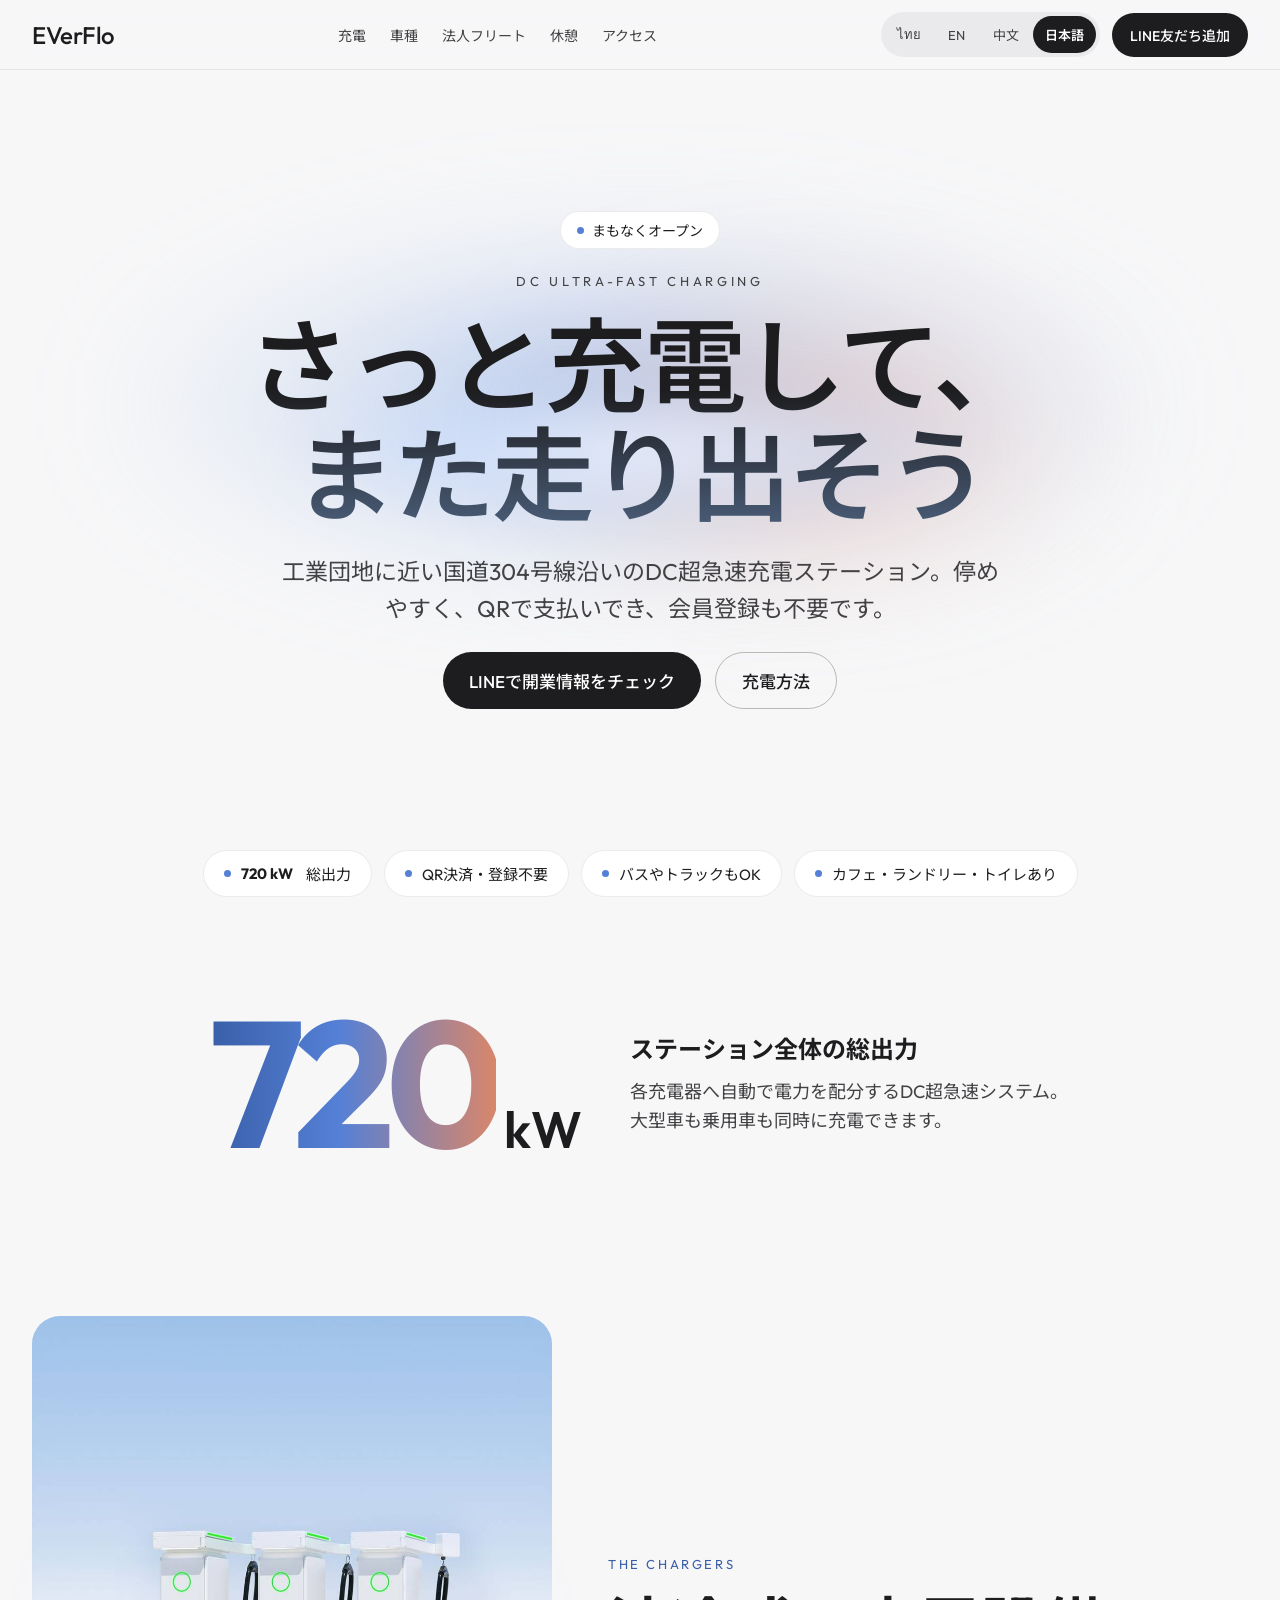
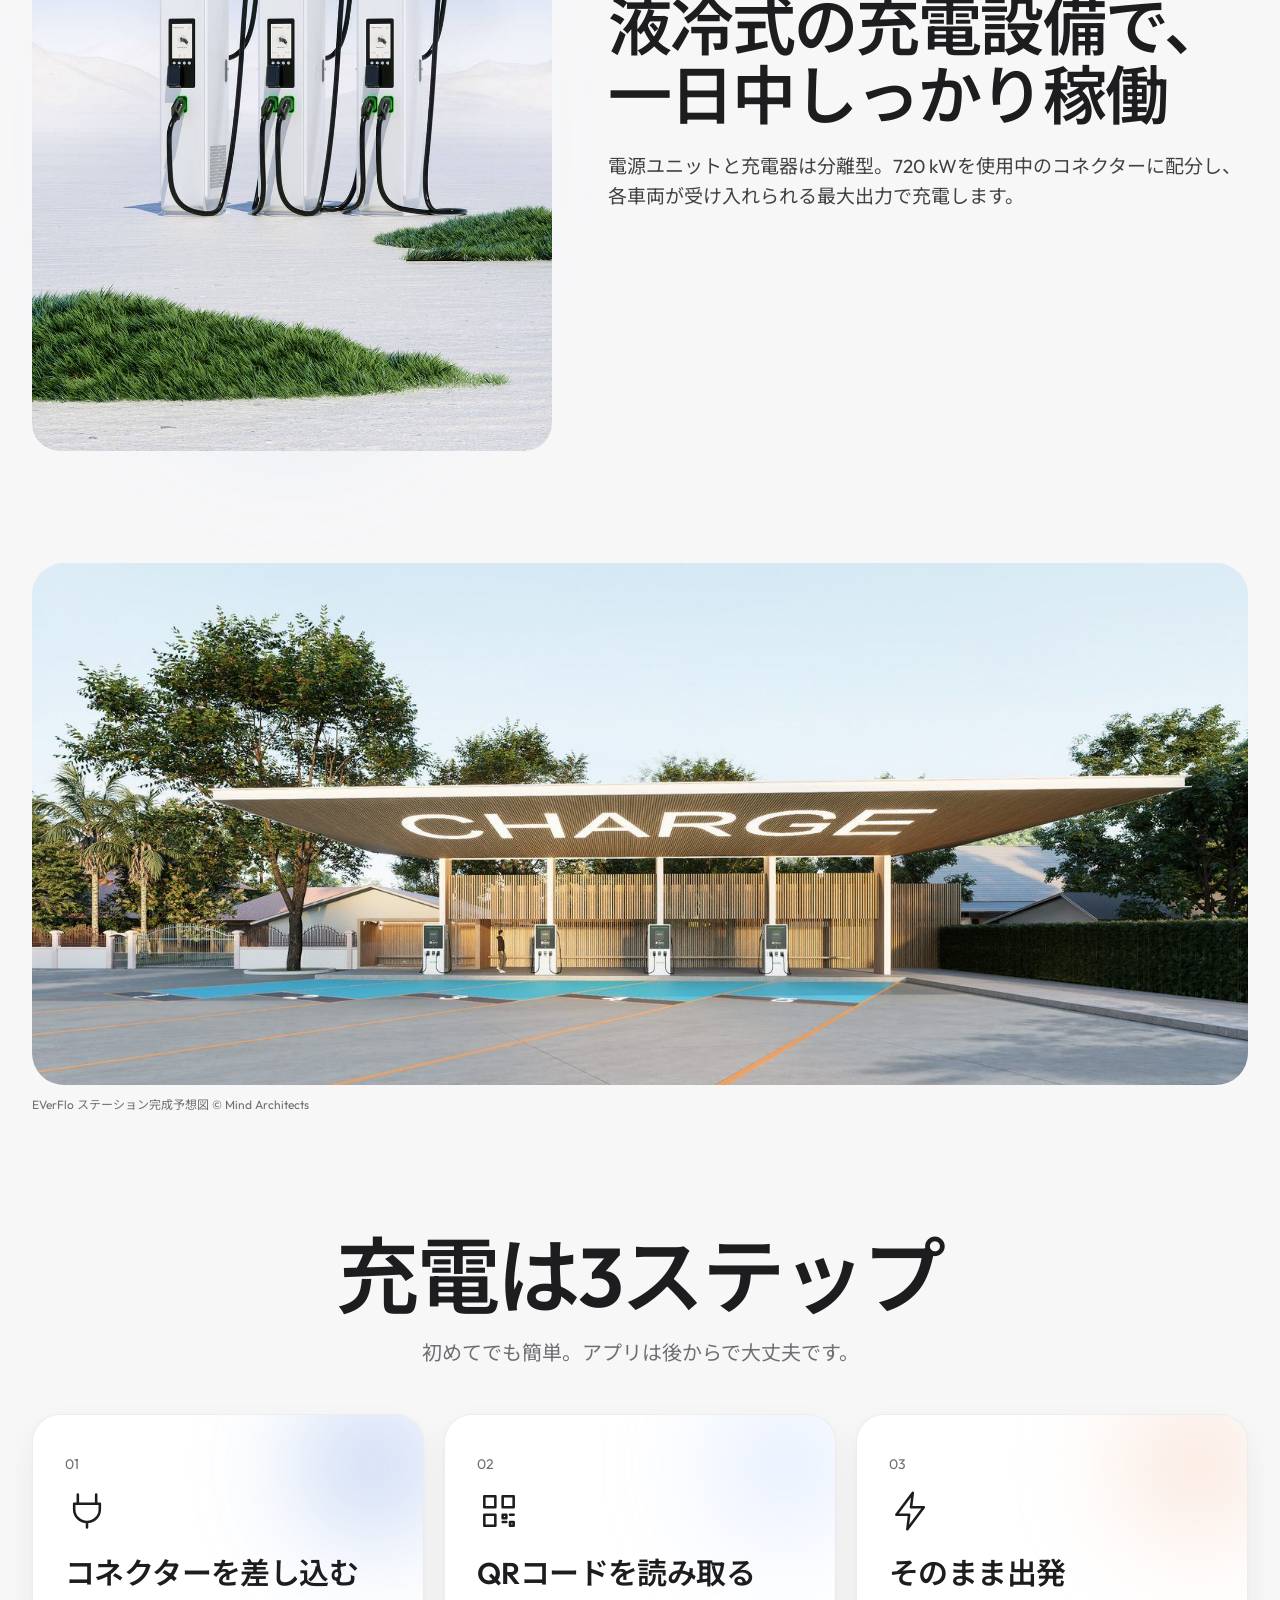
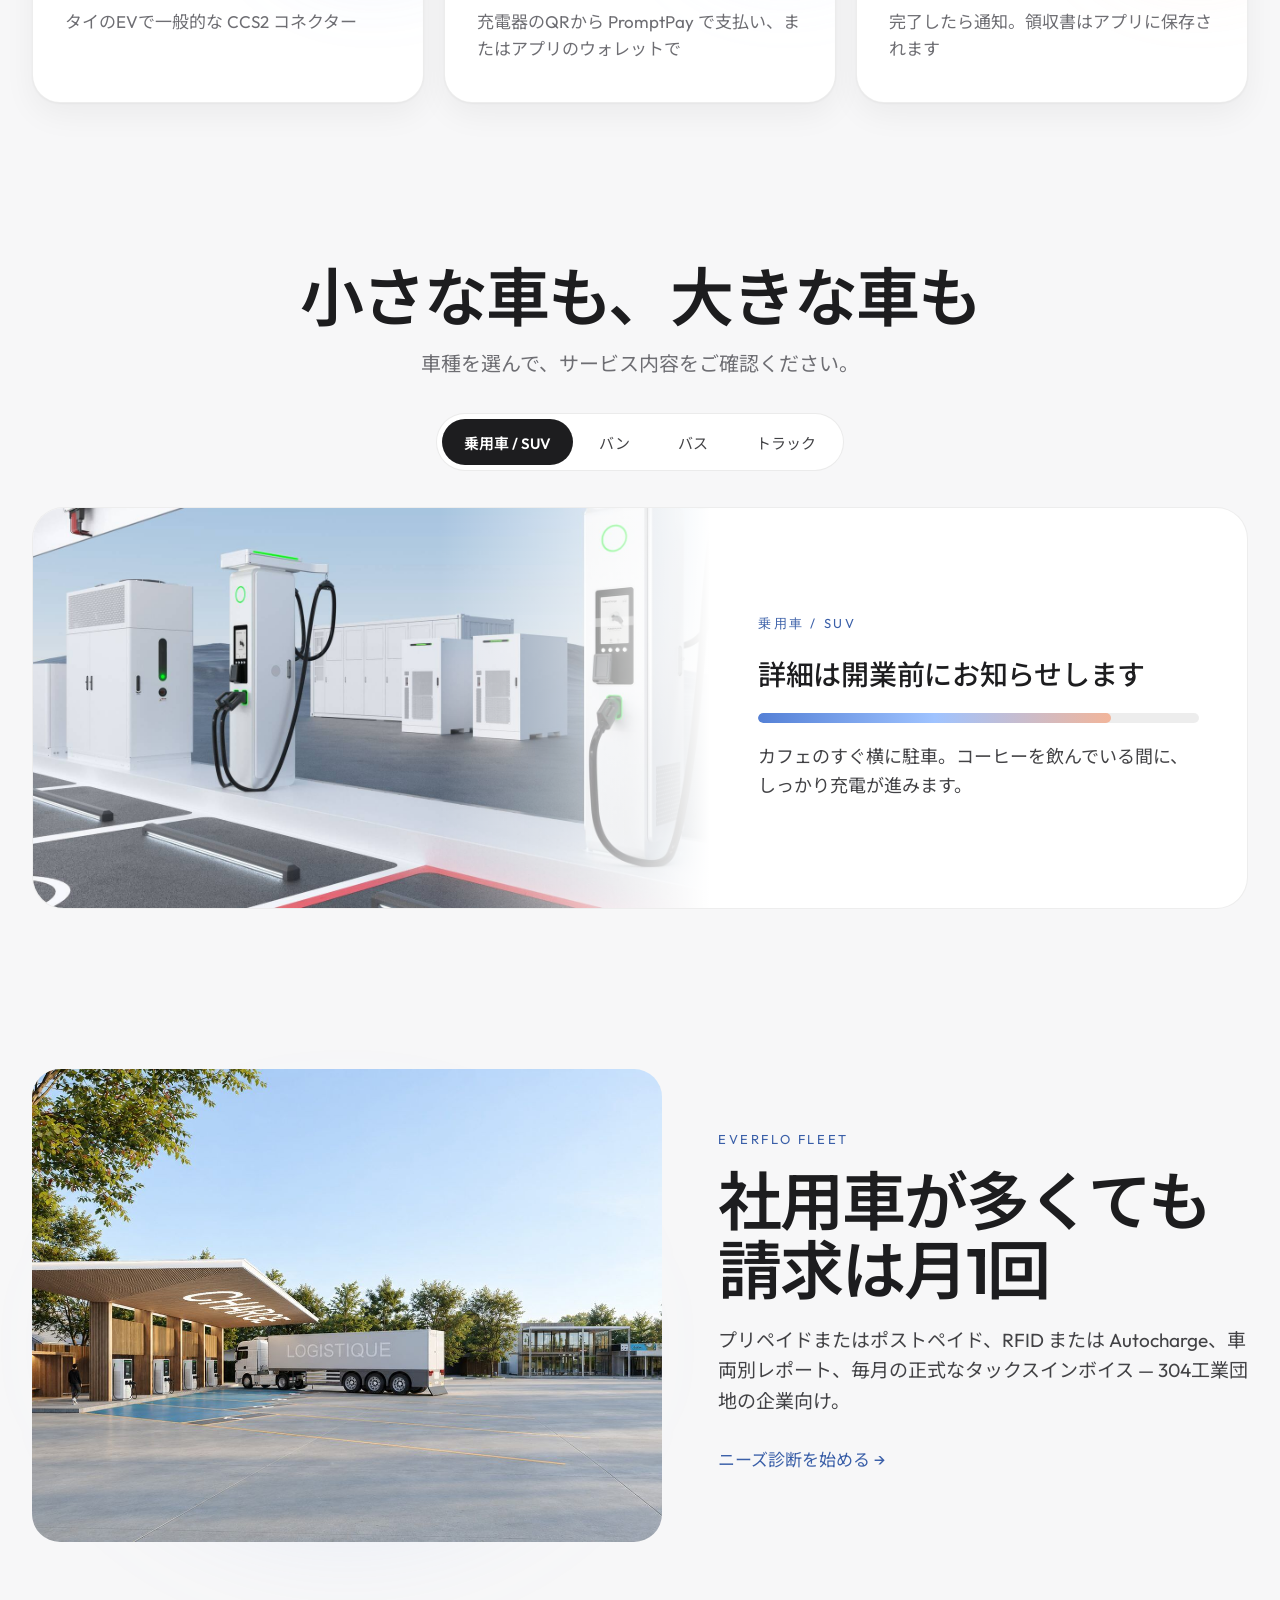
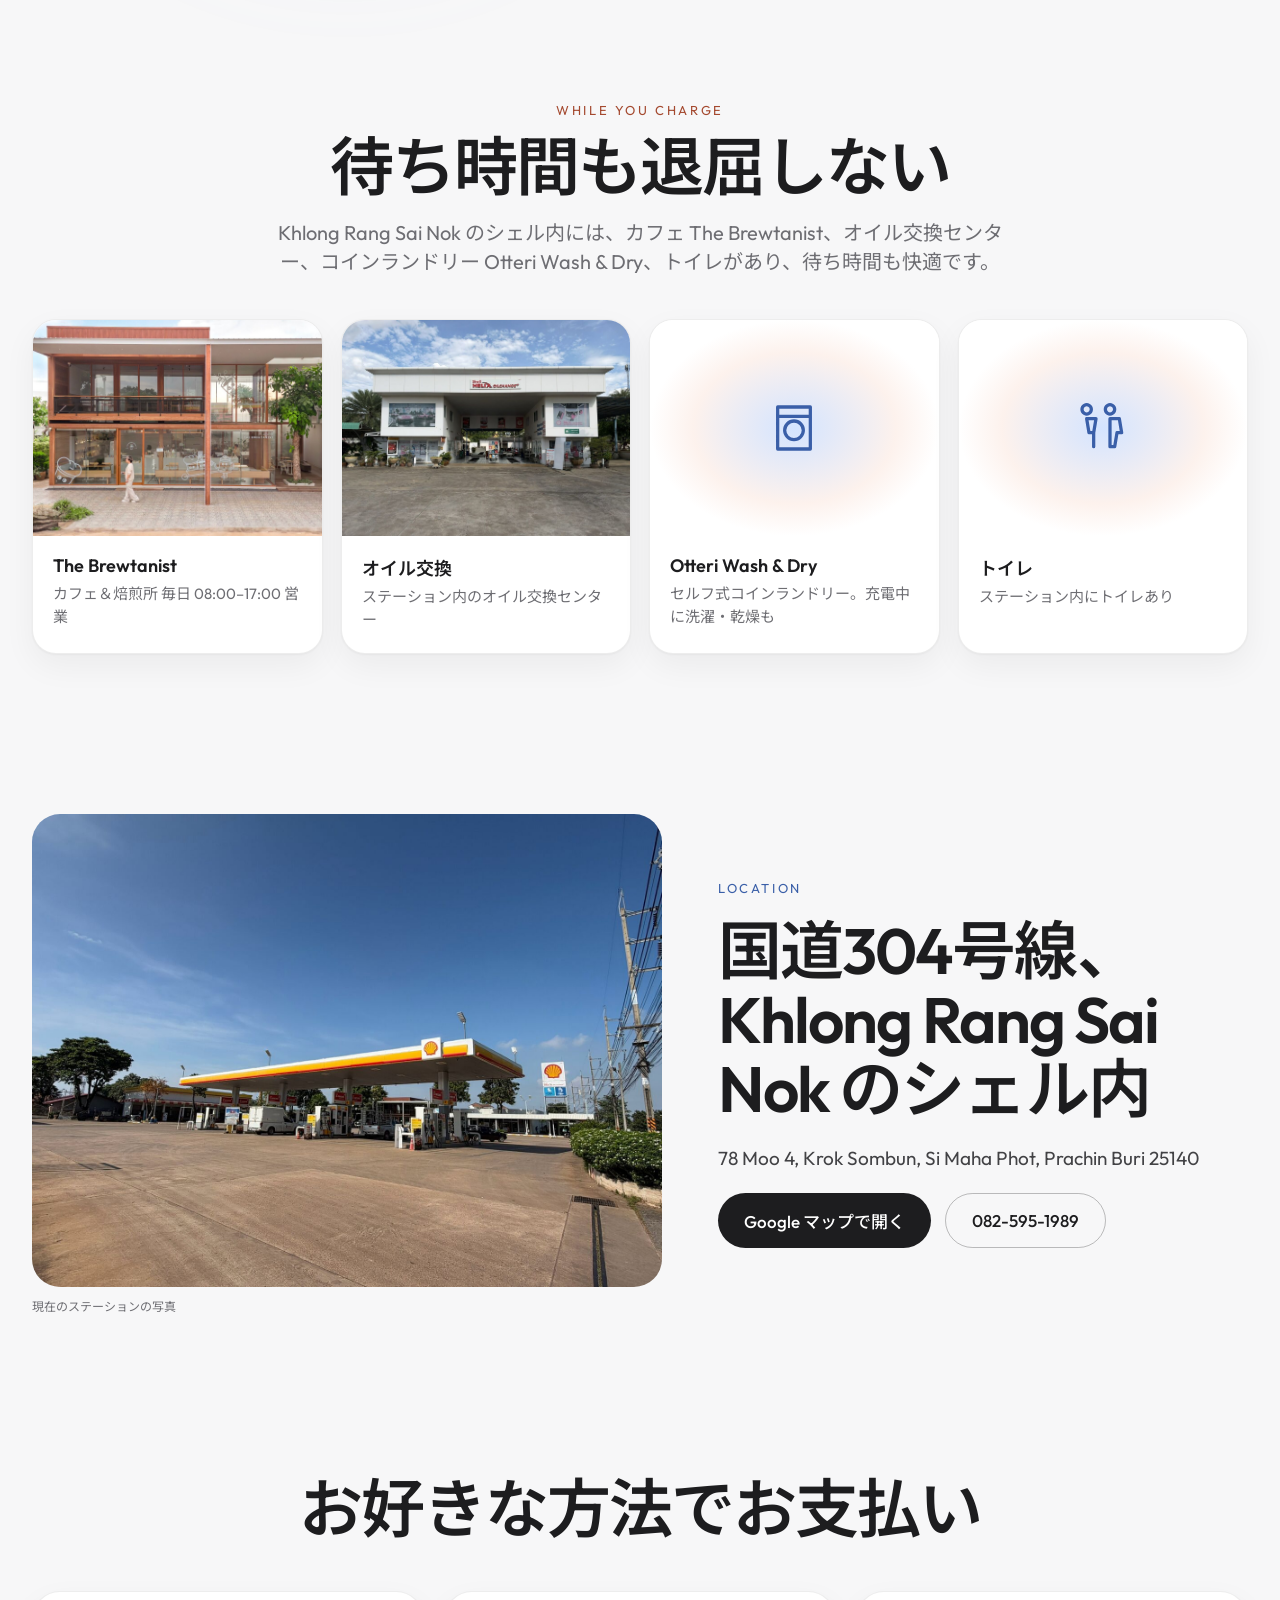
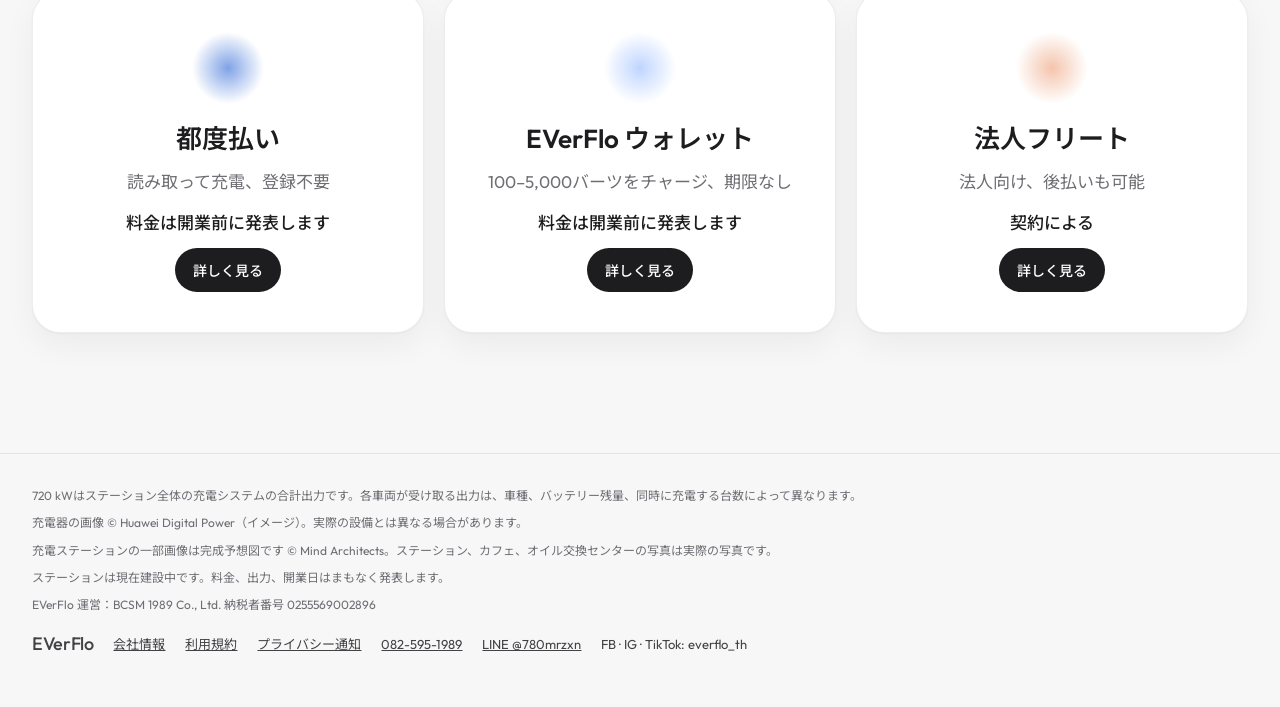
<file: ja/index.html>
<!doctype html>
<html lang="ja">
<head>
<meta charset="utf-8">
<meta name="viewport" content="width=device-width,initial-scale=1">
<title>プラーチーンブリー県のEV充電ステーション｜国道304号線 720 kW DC急速充電｜EVerFlo</title>
<meta name="description" content="プラーチーンブリー県シーマハーポート、国道304号線のシェル内にある総出力720 kWのDC急速充電ステーション。304工業団地の近く。QR決済・登録不要、乗用車からバス・トラックまで対応。">
<link rel="canonical" href="https://everflo.app/ja/">
<link rel="alternate" hreflang="th" href="https://everflo.app/"><link rel="alternate" hreflang="en" href="https://everflo.app/en/"><link rel="alternate" hreflang="zh-Hans" href="https://everflo.app/zh/"><link rel="alternate" hreflang="ja" href="https://everflo.app/ja/"><link rel="alternate" hreflang="x-default" href="https://everflo.app/">
<meta property="og:title" content="プラーチーンブリー県のEV充電ステーション｜国道304号線 720 kW DC急速充電｜EVerFlo">
<meta property="og:description" content="プラーチーンブリー県シーマハーポート、国道304号線のシェル内にある総出力720 kWのDC急速充電ステーション。304工業団地の近く。QR決済・登録不要、乗用車からバス・トラックまで対応。">
<meta property="og:image" content="https://everflo.app/assets/og.jpg"><meta property="og:image:width" content="1200"><meta property="og:image:height" content="630"><meta name="twitter:card" content="summary_large_image">
<meta property="og:url" content="https://everflo.app/ja/">
<meta name="theme-color" content="#F7F7F8">
<meta property="og:type" content="website"><meta property="og:site_name" content="EVerFlo">
<meta name="geo.region" content="TH-25"><meta name="geo.placename" content="Si Maha Phot, Prachin Buri"><meta name="geo.position" content="13.897040;101.589461"><meta name="ICBM" content="13.897040, 101.589461">
<script type="application/ld+json">{"@context": "https://schema.org", "@type": "AutomotiveBusiness", "@id": "https://everflo.app/#station", "name": "EVerFlo EV Charging", "alternateName": "EVerFlo สถานีชาร์จรถไฟฟ้า", "description": "プラーチーンブリー県シーマハーポート、国道304号線のシェル内にある総出力720 kWのDC急速充電ステーション。304工業団地の近く。QR決済・登録不要、乗用車からバス・トラックまで対応。", "url": "https://everflo.app/ja/", "image": "https://everflo.app/assets/dispensers.jpg", "telephone": "+66-82-595-1989", "address": {"@type": "PostalAddress", "streetAddress": "78 Moo 4, Krok Sombun", "addressLocality": "Si Maha Phot", "addressRegion": "Prachin Buri", "postalCode": "25140", "addressCountry": "TH"}, "geo": {"@type": "GeoCoordinates", "latitude": 13.897040277818462, "longitude": 101.58946057303487}, "hasMap": "https://maps.app.goo.gl/R7ZDGiL1ck6afbDa6", "parentOrganization": {"@type": "Organization", "name": "BCSM 1989 Co., Ltd.", "url": "https://bcsm1989.com", "taxID": "0255569002896"}, "sameAs": ["https://www.instagram.com/everflo_th", "https://www.tiktok.com/@everflo_th", "https://www.youtube.com/@everflo_th"], "inLanguage": "ja"}</script>
<link rel="icon" href="../assets/icon.svg" type="image/svg+xml">
<link rel="preconnect" href="https://fonts.googleapis.com"><link rel="preconnect" href="https://fonts.gstatic.com" crossorigin>
<link href="https://fonts.googleapis.com/css2?family=Outfit:wght@400;500;600&family=Anuphan:wght@400;500;600&family=Noto+Sans+JP:wght@400;500;700&display=swap" rel="stylesheet">
<link rel="stylesheet" href="../style.css">
<style>body{font-family:'Outfit','Noto Sans JP',system-ui,sans-serif}</style>
</head>
<body>
<a class="skip" href="#main">Skip</a>
<header class="top"><div class="wrap bar">
<a class="logo" href="/ja/">EVerFlo</a>
<nav class="nav" aria-label="Main"><a href="#steps">充電</a><a href="#vehicle">車種</a><a href="#fleet">法人フリート</a><a href="#stop">休憩</a><a href="#location">アクセス</a></nav>
<div class="right"><div class="langs" aria-label="Language"><a href="/" class="lang" lang="th">ไทย</a><a href="/en/" class="lang" lang="en">EN</a><a href="/zh/" class="lang" lang="zh-Hans">中文</a><a href="/ja/" class="lang on" lang="ja" aria-current="page">日本語</a></div><a class="btn dark sm" href="https://line.me/R/ti/p/@780mrzxn">LINE友だち追加</a></div>
</div></header>
<main id="main">
<section class="hero" id="top">
<div class="flow" aria-hidden="true"><div class="b a"></div><div class="b b2"></div><div class="b c"></div></div>
<div class="wrap heroin">
<span class="badge"><span class="dot" aria-hidden="true"></span>まもなくオープン</span>
<div class="eyebrow">DC ULTRA-FAST CHARGING</div>
<h1>さっと充電して、
また走り出そう</h1>
<p class="lead">工業団地に近い国道304号線沿いのDC超急速充電ステーション。停めやすく、QRで支払いでき、会員登録も不要です。</p>
<div class="ctas"><a class="btn dark" href="https://line.me/R/ti/p/@780mrzxn">LINEで開業情報をチェック</a><a class="btn line" href="#steps">充電方法</a></div>
</div>
</section>
<ul class="wrap chips"><li><span class="dot" aria-hidden="true"></span><strong>720 kW</strong>&nbsp;総出力</li><li><span class="dot" aria-hidden="true"></span>QR決済・登録不要</li><li><span class="dot" aria-hidden="true"></span>バスやトラックもOK</li><li><span class="dot" aria-hidden="true"></span>カフェ・ランドリー・トイレあり</li></ul>
<section class="wrap power reveal" aria-label="720 kW"><div class="pbig"><strong>720</strong><span>kW</span></div><div class="ptxt"><p class="plabel"><strong>ステーション全体の総出力</strong></p><p>各充電器へ自動で電力を配分するDC超急速システム。大型車も乗用車も同時に充電できます。</p></div></section>
<section id="chargers" class="wrap sec row reveal"><figure class="media tall"><div class="halo blue" aria-hidden="true"></div><img src="../assets/dispensers.jpg" alt="EVerFlo DC ultra-fast dispensers" width="1000" height="1414" loading="lazy"></figure><div class="copy"><div class="kicker">THE CHARGERS</div><h2 class="lg">液冷式の充電設備で、
一日中しっかり稼働</h2><p>電源ユニットと充電器は分離型。720 kWを使用中のコネクターに配分し、各車両が受け入れられる最大出力で充電します。</p></div></section>
<figure class="wrap band reveal"><img src="../assets/ev-day.jpg" alt="EVerFlo ステーション完成予想図" width="1600" height="900" loading="lazy"><figcaption>EVerFlo ステーション完成予想図 © Mind Architects</figcaption></figure>
<section id="steps" class="wrap sec center reveal"><h2 class="xl">充電は3ステップ</h2><p class="sub">初めてでも簡単。アプリは後からで大丈夫です。</p><div class="grid3"><div class="card step"><div class="glow" style="background:radial-gradient(closest-side,#7FA2E6,transparent)" aria-hidden="true"></div><span class="num">01</span><svg aria-hidden="true" width="44" height="44" viewBox="0 0 24 24" fill="none" stroke="#1D1D1F" stroke-width="1.4" stroke-linecap="round" stroke-linejoin="round"><path d="M7 3v5M17 3v5M5 8h14v3a7 7 0 0 1-14 0V8zM12 18v3"/></svg><h3>コネクターを差し込む</h3><p>タイのEVで一般的な CCS2 コネクター</p></div><div class="card step"><div class="glow" style="background:radial-gradient(closest-side,#BFD5FF,transparent)" aria-hidden="true"></div><span class="num">02</span><svg aria-hidden="true" width="44" height="44" viewBox="0 0 24 24" fill="none" stroke="#1D1D1F" stroke-width="1.4" stroke-linecap="round" stroke-linejoin="round"><path d="M4 4h6v6H4zM14 4h6v6h-6zM4 14h6v6H4zM14 14h2v2h-2zM18 18h2v2h-2zM14 18h2M18 14h2"/></svg><h3>QRコードを読み取る</h3><p>充電器のQRから PromptPay で支払い、またはアプリのウォレットで</p></div><div class="card step"><div class="glow" style="background:radial-gradient(closest-side,#F4C4AC,transparent)" aria-hidden="true"></div><span class="num">03</span><svg aria-hidden="true" width="44" height="44" viewBox="0 0 24 24" fill="none" stroke="#1D1D1F" stroke-width="1.4" stroke-linecap="round" stroke-linejoin="round"><path d="M13 2L4 14h7l-1 8 9-12h-7l1-8z"/></svg><h3>そのまま出発</h3><p>完了したら通知。領収書はアプリに保存されます</p></div></div></section>
<section id="vehicle" class="wrap sec reveal">
<div class="center"><h2 class="lg">小さな車も、大きな車も</h2><p class="sub">車種を選んで、サービス内容をご確認ください。</p></div>
<div class="tabs" role="tablist" aria-label="小さな車も、大きな車も"><button type="button" role="tab" id="tab0" aria-controls="panel" aria-selected="true" data-i="0">乗用車 / SUV</button><button type="button" role="tab" id="tab1" aria-controls="panel" aria-selected="false" data-i="1">バン</button><button type="button" role="tab" id="tab2" aria-controls="panel" aria-selected="false" data-i="2">バス</button><button type="button" role="tab" id="tab3" aria-controls="panel" aria-selected="false" data-i="3">トラック</button></div>
<div class="panel" id="panel" role="tabpanel" aria-labelledby="tab0">
<div class="pimg"><img id="vimg" src="../assets/station.jpg" alt="乗用車 / SUV" width="1600" height="900" loading="lazy"></div>
<div class="ptext"><div class="kicker" id="vname">乗用車 / SUV</div><div class="ptime">詳細は開業前にお知らせします</div><div class="track" aria-hidden="true"><div class="fill"></div></div><p id="vdesc">カフェのすぐ横に駐車。コーヒーを飲んでいる間に、しっかり充電が進みます。</p></div>
</div>
</section>
<section id="fleet" class="wrap sec row reveal">
<figure class="media"><div class="halo blue" aria-hidden="true"></div><img src="../assets/ev-truck.jpg" alt="EVerFlo Fleet" width="1600" height="900" loading="lazy"></figure>
<div class="copy"><div class="kicker">EVERFLO FLEET</div><h2 class="lg">社用車が多くても
請求は月1回</h2><p>プリペイドまたはポストペイド、RFID または Autocharge、車両別レポート、毎月の正式なタックスインボイス — 304工業団地の企業向け。</p><a class="more" href="https://bcsm1989.com/fleet/">ニーズ診断を始める →</a></div>
</section>
<section id="stop" class="wrap sec reveal"><div class="center"><div class="kicker peach">WHILE YOU CHARGE</div><h2 class="lg" style="margin-top:14px">待ち時間も退屈しない</h2><p class="sub" style="max-width:760px;margin-left:auto;margin-right:auto">Khlong Rang Sai Nok のシェル内には、カフェ The Brewtanist、オイル交換センター、コインランドリー Otteri Wash &amp; Dry、トイレがあり、待ち時間も快適です。</p></div><div class="amen"><figure class="am"><img src="../assets/brewtanist.jpg" alt="The Brewtanist" width="1200" height="900" loading="lazy"><figcaption><strong>The Brewtanist</strong><span>カフェ＆焙煎所 毎日 08:00–17:00 営業</span></figcaption></figure><figure class="am"><img src="../assets/oil-change.jpg" alt="オイル交換" width="1200" height="900" loading="lazy"><figcaption><strong>オイル交換</strong><span>ステーション内のオイル交換センター</span></figcaption></figure><figure class="am noimg"><div class="amicon" aria-hidden="true"><svg width="56" height="56" viewBox="0 0 24 24" fill="none" stroke="#3A5FA8" stroke-width="1.4" stroke-linecap="round" stroke-linejoin="round"><path d="M5 3h14v18H5zM5 7h14M12 17a4 4 0 1 0 0-8 4 4 0 0 0 0 8z"/></svg></div><figcaption><strong>Otteri Wash &amp; Dry</strong><span>セルフ式コインランドリー。充電中に洗濯・乾燥も</span></figcaption></figure><figure class="am noimg"><div class="amicon" aria-hidden="true"><svg width="56" height="56" viewBox="0 0 24 24" fill="none" stroke="#3A5FA8" stroke-width="1.4" stroke-linecap="round" stroke-linejoin="round"><path d="M7 4a2 2 0 1 0 0 .01M17 4a2 2 0 1 0 0 .01M5 8h4l-1 6H6zM15 8h4l1 6h-2l-1 6h-2zM8 14v6"/></svg></div><figcaption><strong>トイレ</strong><span>ステーション内にトイレあり</span></figcaption></figure></div></section>
<section id="location" class="wrap sec row reveal"><figure class="media"><img src="../assets/station-place-20261017.jpg" alt="現在のステーションの写真" width="1400" height="1050" loading="lazy"><figcaption class="cap">現在のステーションの写真</figcaption></figure><div class="copy"><div class="kicker">LOCATION</div><h2 class="lg">国道304号線、
Khlong Rang Sai Nok のシェル内</h2><p>78 Moo 4, Krok Sombun, Si Maha Phot, Prachin Buri 25140</p><div class="ctas left"><a class="btn dark" href="https://maps.app.goo.gl/R7ZDGiL1ck6afbDa6">Google マップで開く</a><a class="btn line" href="tel:0825951989">082-595-1989</a></div></div></section>
<section id="cards" class="wrap sec reveal"><h2 class="lg center">お好きな方法でお支払い</h2><div class="grid3"><div class="card pay"><div class="orb" style="background:radial-gradient(closest-side,#7FA2E6,transparent)" aria-hidden="true"></div><h3>都度払い</h3><p>読み取って充電、登録不要</p><div class="price">料金は開業前に発表します</div><a class="btn dark sm" href="#steps">詳しく見る</a></div><div class="card pay"><div class="orb" style="background:radial-gradient(closest-side,#BFD5FF,transparent)" aria-hidden="true"></div><h3>EVerFlo ウォレット</h3><p>100–5,000バーツをチャージ、期限なし</p><div class="price">料金は開業前に発表します</div><a class="btn dark sm" href="#steps">詳しく見る</a></div><div class="card pay"><div class="orb" style="background:radial-gradient(closest-side,#F4C4AC,transparent)" aria-hidden="true"></div><h3>法人フリート</h3><p>法人向け、後払いも可能</p><div class="price">契約による</div><a class="btn dark sm" href="https://bcsm1989.com/fleet/">詳しく見る</a></div></div></section>
</main>
<footer class="foot"><div class="wrap">
<p>720 kWはステーション全体の充電システムの合計出力です。各車両が受け取る出力は、車種、バッテリー残量、同時に充電する台数によって異なります。</p><p>充電器の画像 © Huawei Digital Power（イメージ）。実際の設備とは異なる場合があります。</p><p>充電ステーションの一部画像は完成予想図です © Mind Architects。ステーション、カフェ、オイル交換センターの写真は実際の写真です。</p><p>ステーションは現在建設中です。料金、出力、開業日はまもなく発表します。</p><p>EVerFlo 運営：BCSM 1989 Co., Ltd. 納税者番号 0255569002896</p>
<div class="flinks"><span class="logo sm">EVerFlo</span><a href="https://bcsm1989.com/about/">会社情報</a><a href="https://bcsm1989.com/terms/">利用規約</a><a href="https://bcsm1989.com/privacy/">プライバシー通知</a><a href="tel:0825951989">082-595-1989</a><a href="https://line.me/R/ti/p/@780mrzxn">LINE @780mrzxn</a><span>FB · IG · TikTok: everflo_th</span></div>
</div></footer>
<script>
(function(){var D=[{"name": "乗用車 / SUV", "desc": "カフェのすぐ横に駐車。コーヒーを飲んでいる間に、しっかり充電が進みます。", "img": "../assets/station.jpg"}, {"name": "バン", "desc": "一日中走る送迎車にぴったり。運行の合間にさっと充電できます。", "img": "../assets/ev-day.jpg"}, {"name": "バス", "desc": "ロングベイなので、従業員送迎バスも出入りがスムーズです。", "img": "../assets/ev-angle.jpg"}, {"name": "トラック", "desc": "トラクターやトレーラーも停められる広いベイです。", "img": "../assets/ev-truck.jpg"}];var tabs=document.querySelectorAll('[role=tab]');var img=document.getElementById('vimg'),nm=document.getElementById('vname'),ds=document.getElementById('vdesc'),pn=document.getElementById('panel');
function sel(i,focus){tabs.forEach(function(b,j){b.setAttribute('aria-selected',j===i?'true':'false');b.tabIndex=j===i?0:-1;});var d=D[i];img.src=d.img;img.alt=d.name;nm.textContent=d.name;ds.textContent=d.desc;pn.setAttribute('aria-labelledby','tab'+i);if(focus)tabs[i].focus();}
tabs.forEach(function(b,i){b.addEventListener('click',function(){sel(i)});b.addEventListener('keydown',function(ev){if(ev.key==='ArrowRight')sel((i+1)%tabs.length,1);if(ev.key==='ArrowLeft')sel((i+tabs.length-1)%tabs.length,1);});});sel(0);})();
</script>
<script defer src="https://static.cloudflareinsights.com/beacon.min.js" data-cf-beacon='{"token": "609f2c7eae7b4bac8e9ff29ee491e530"}'></script>
</body>
</html>
</file>
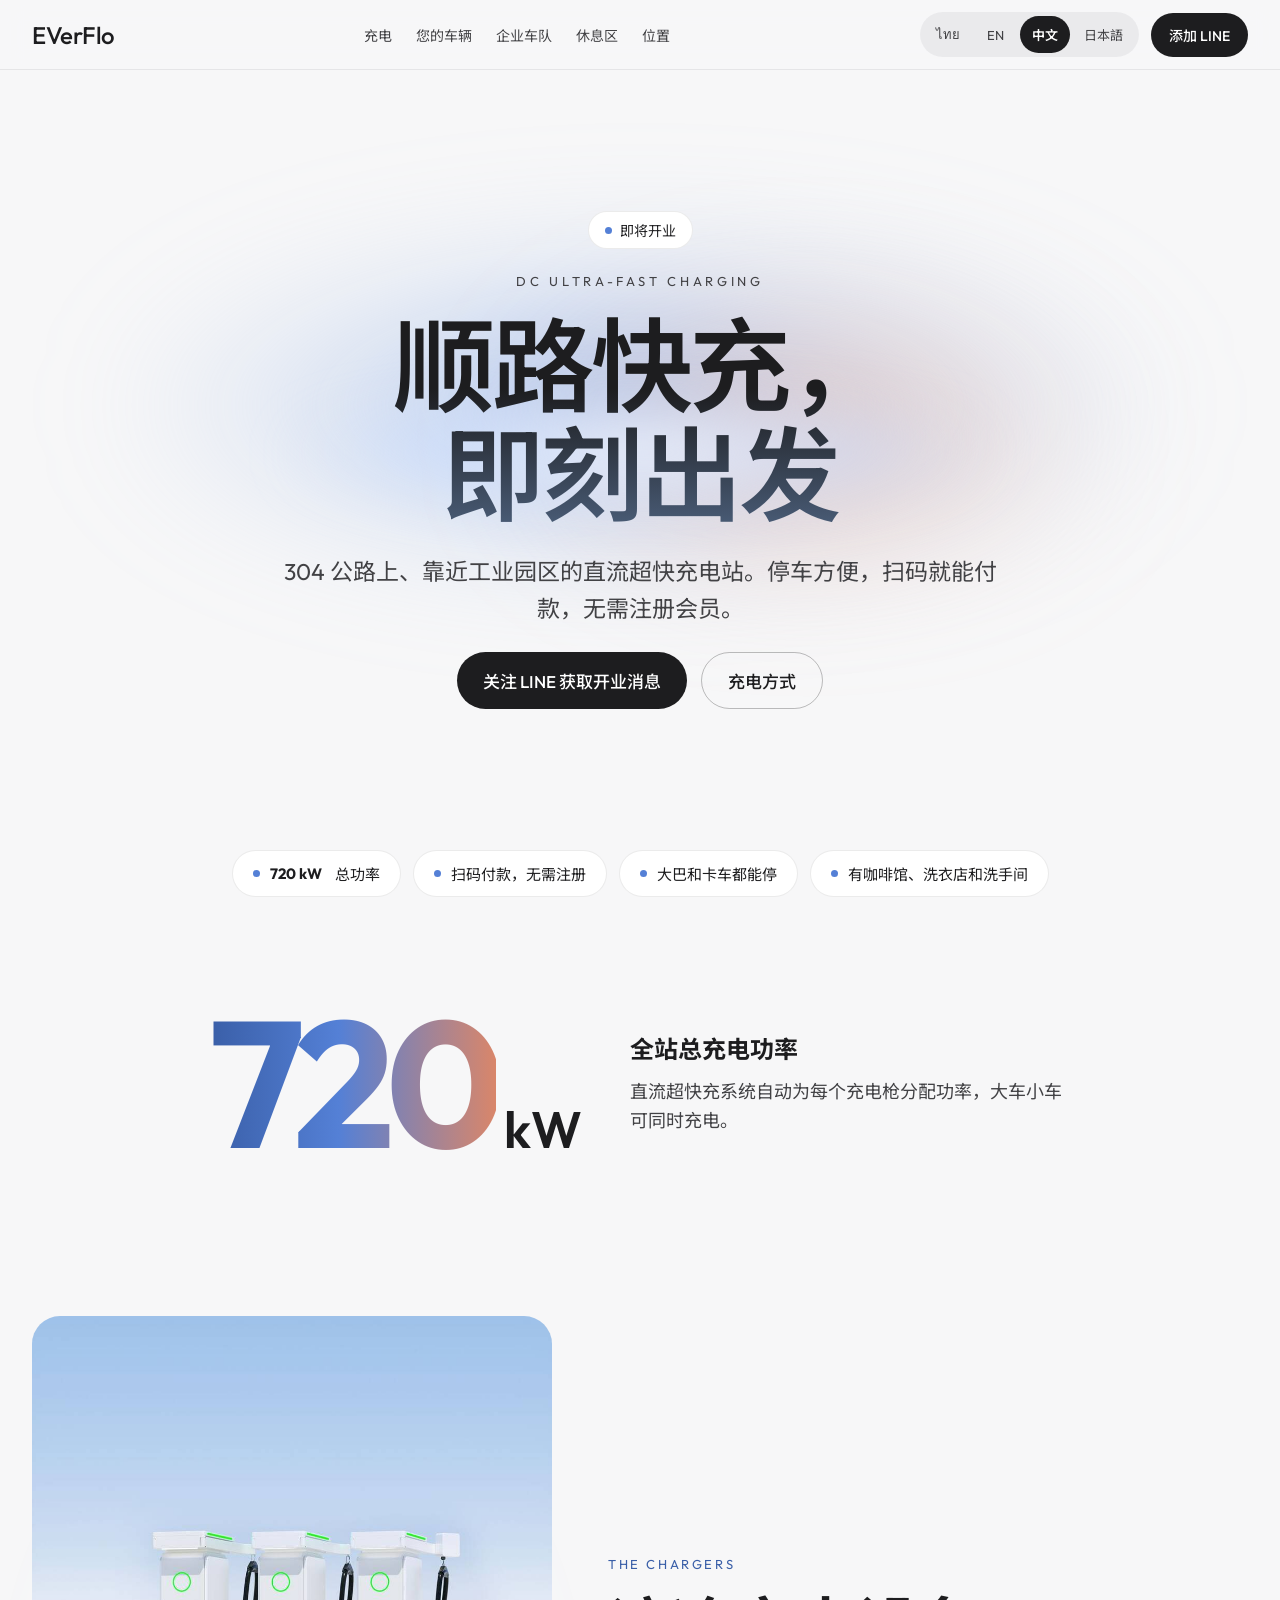
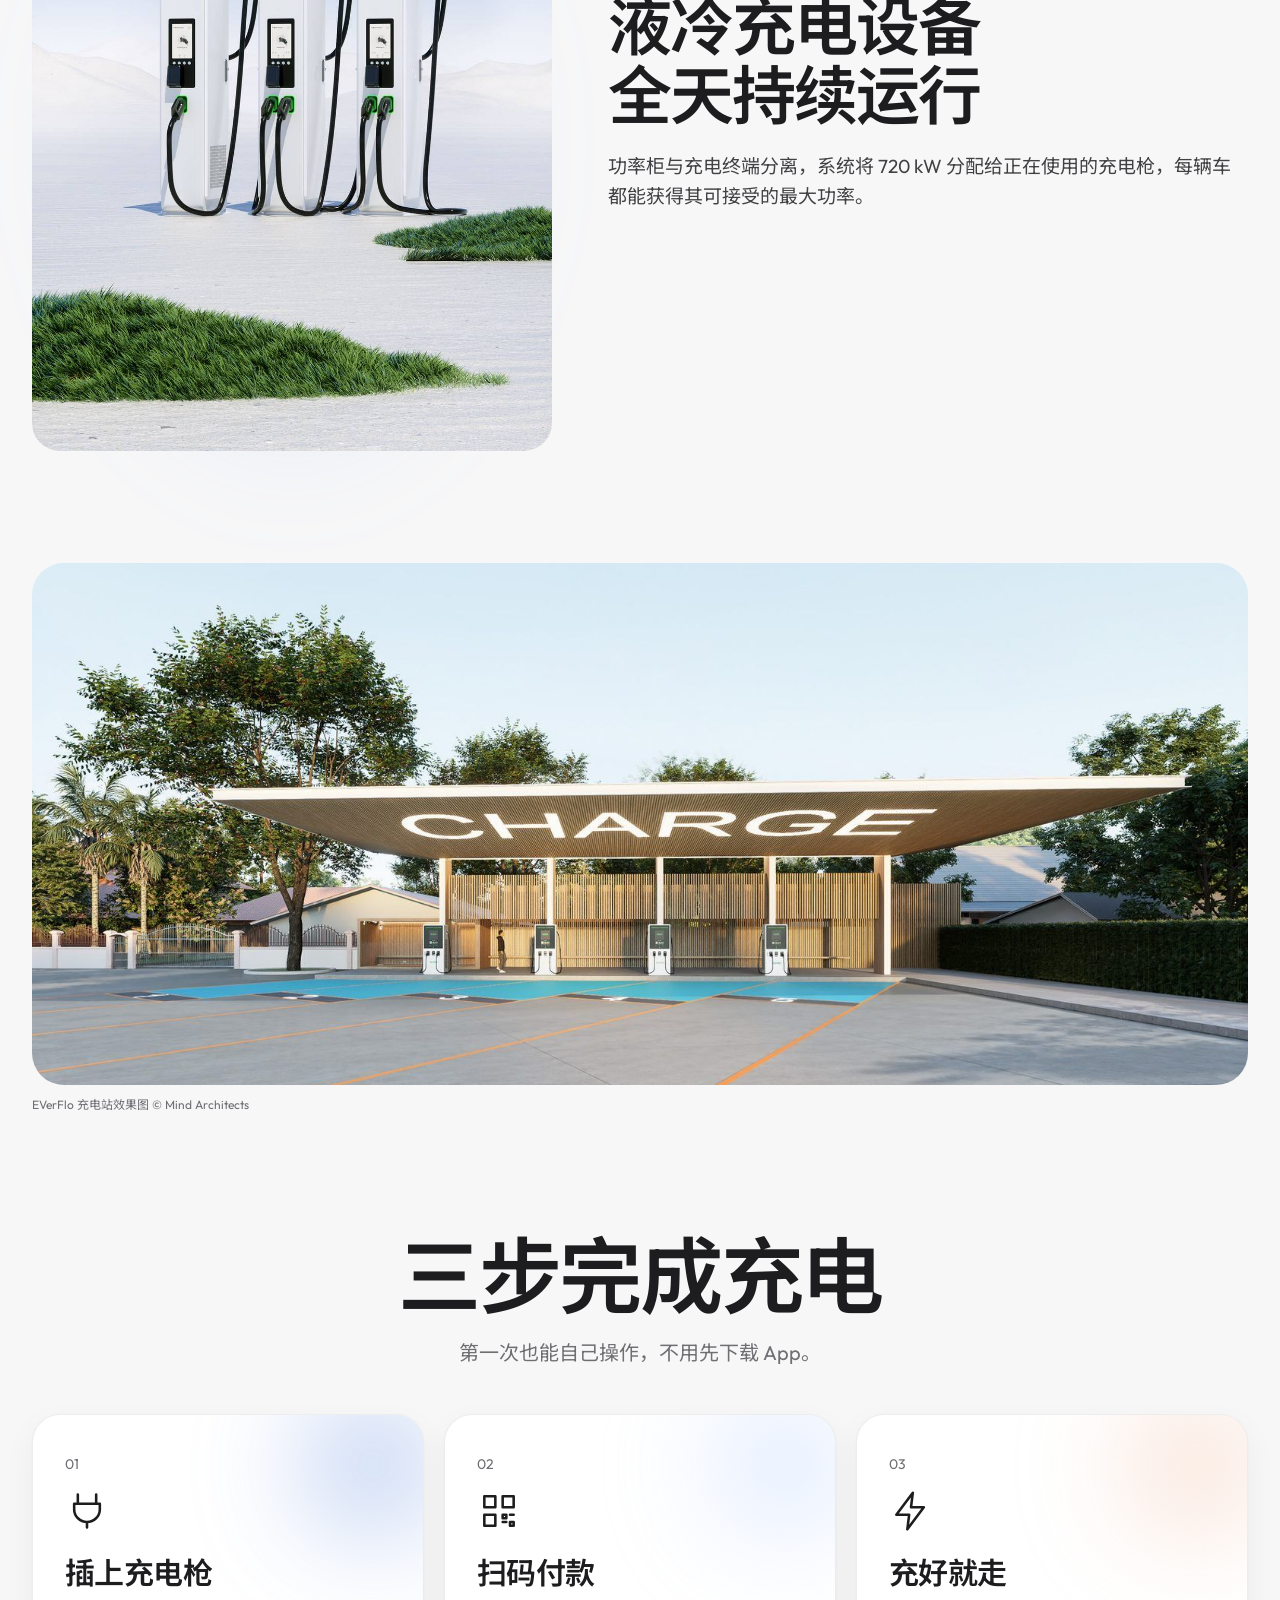
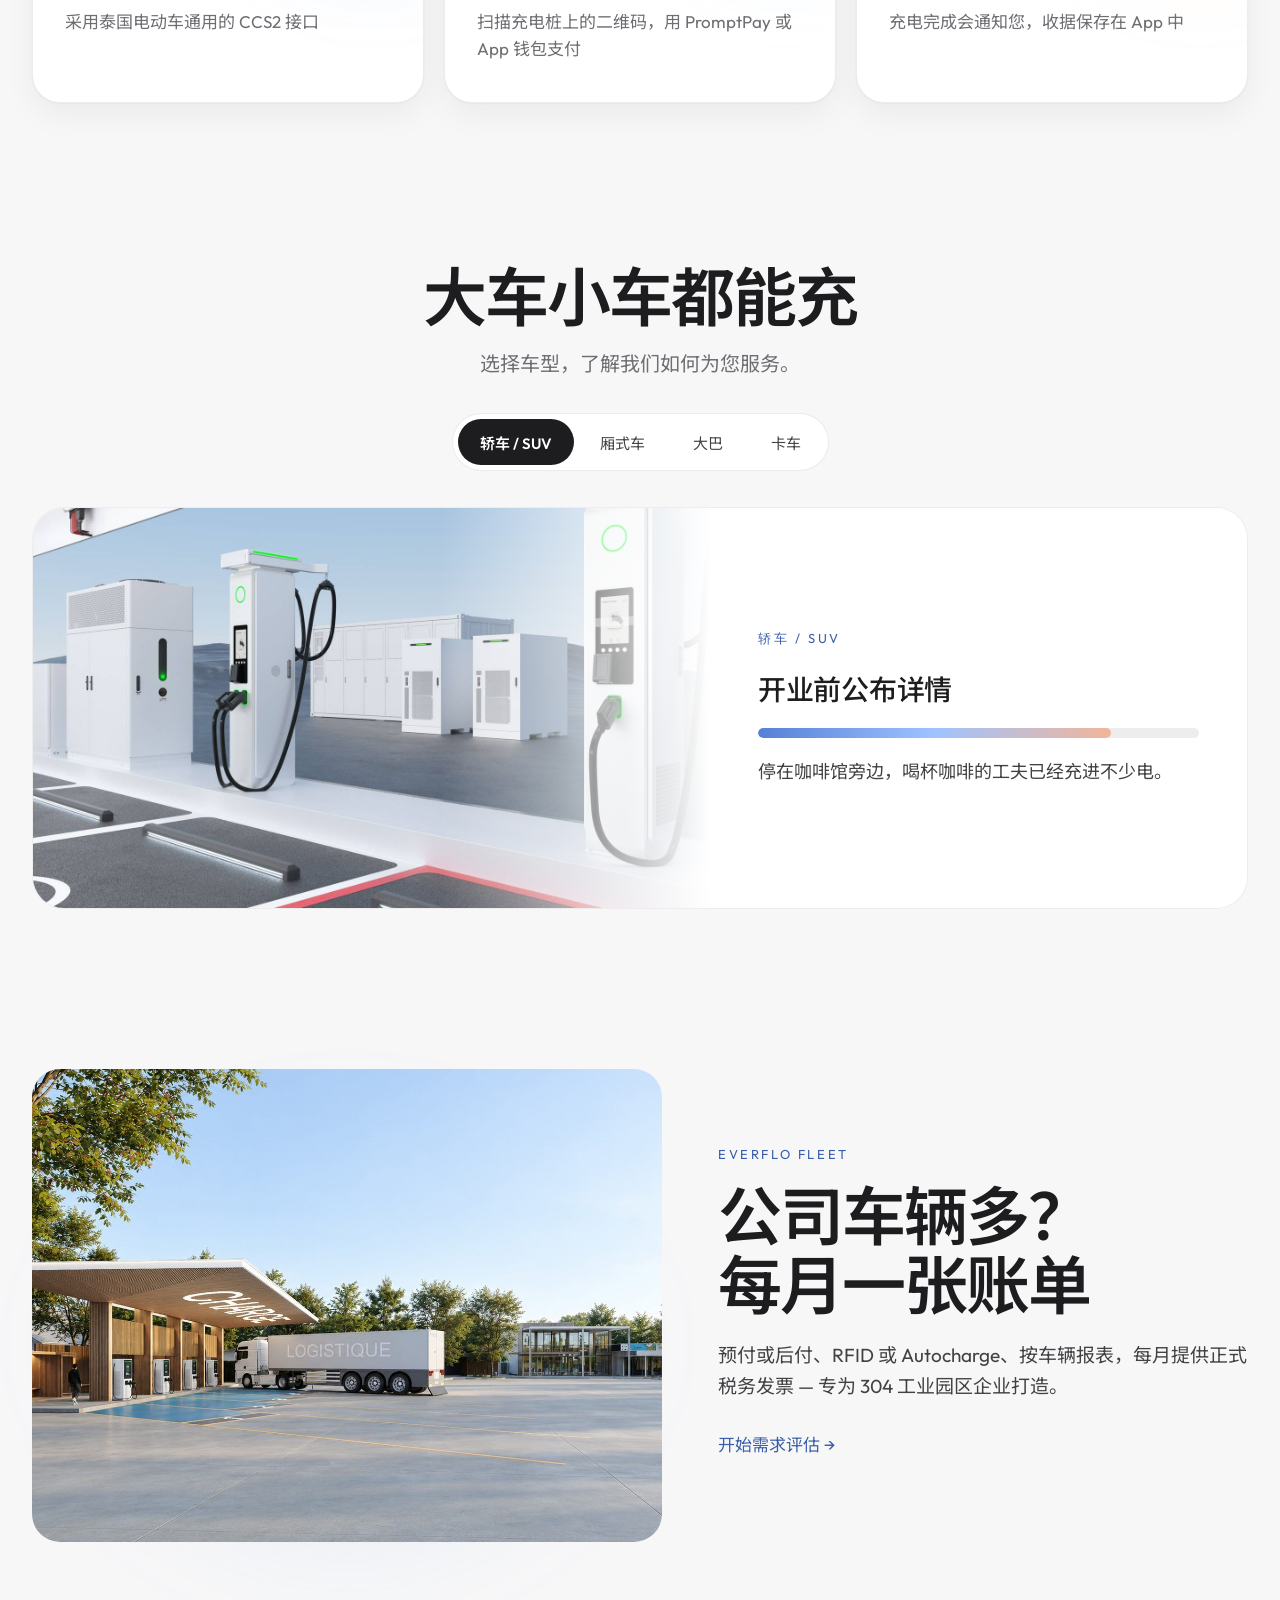
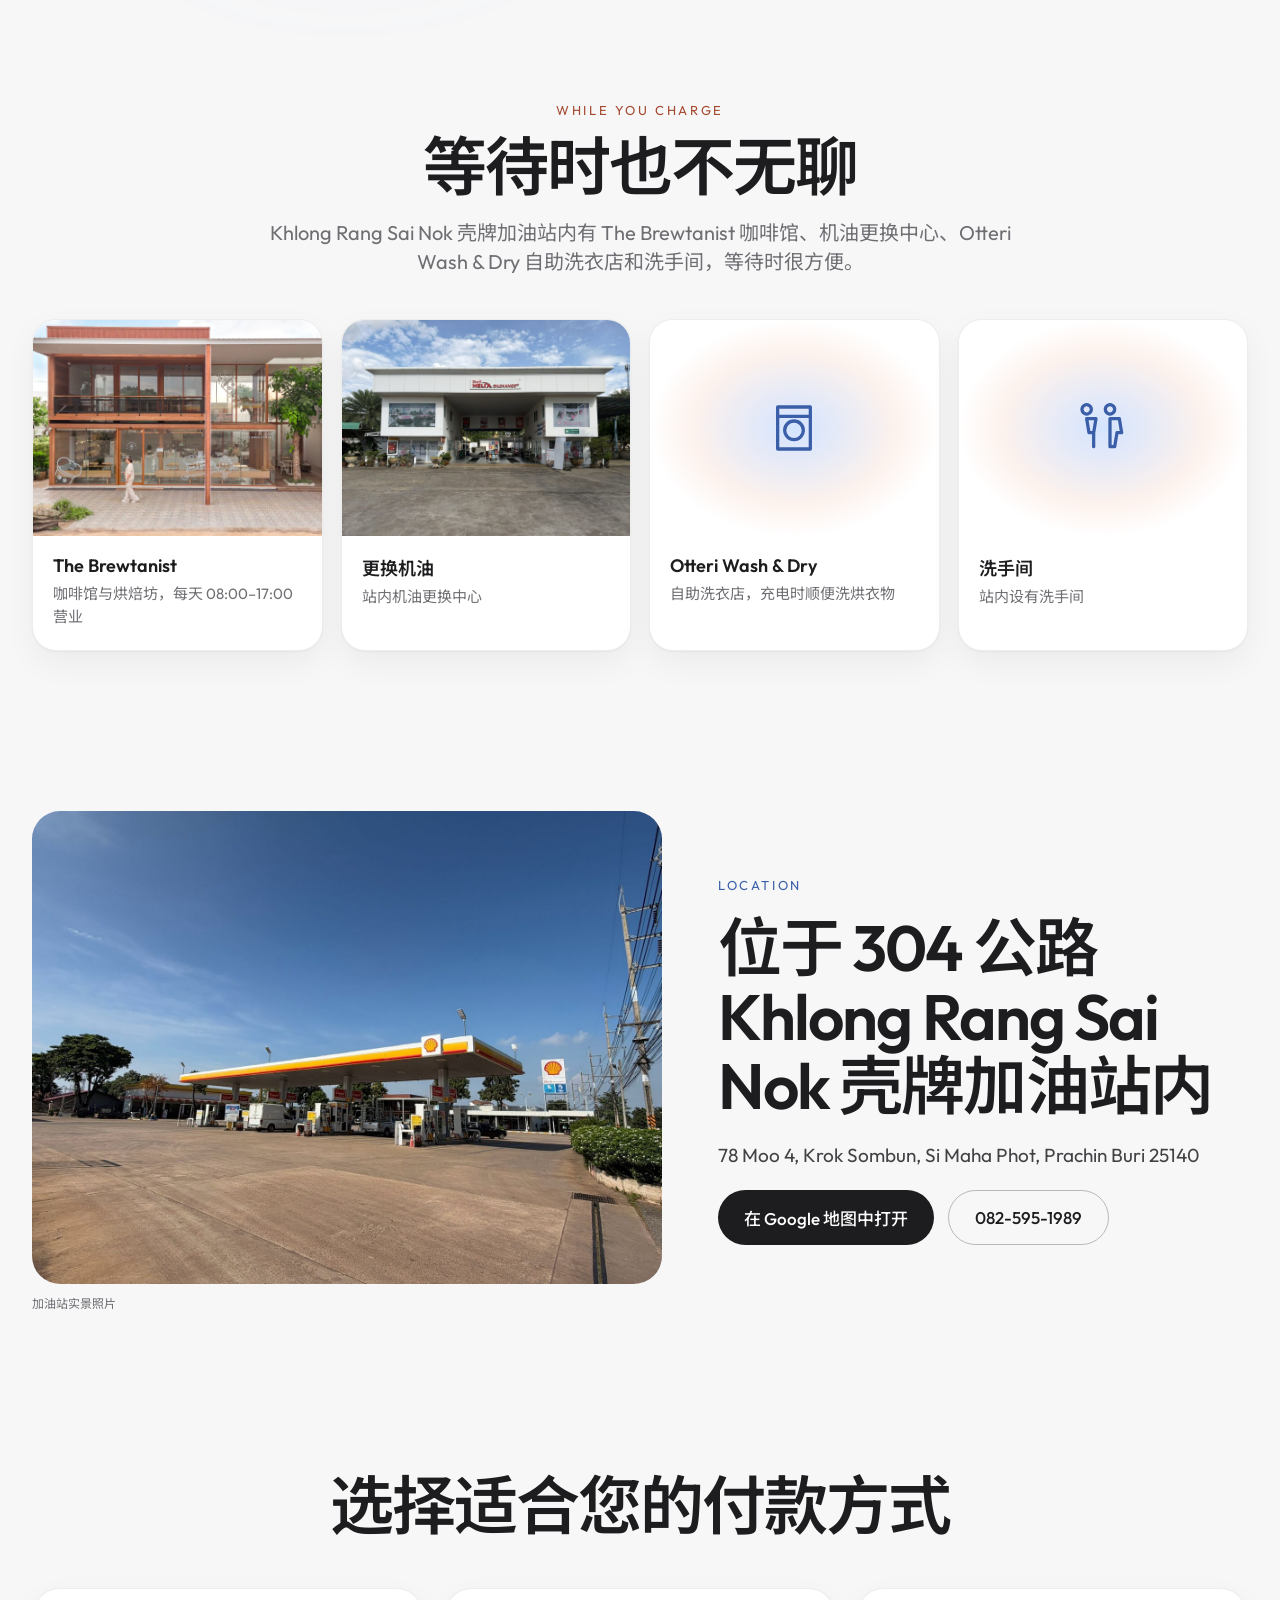
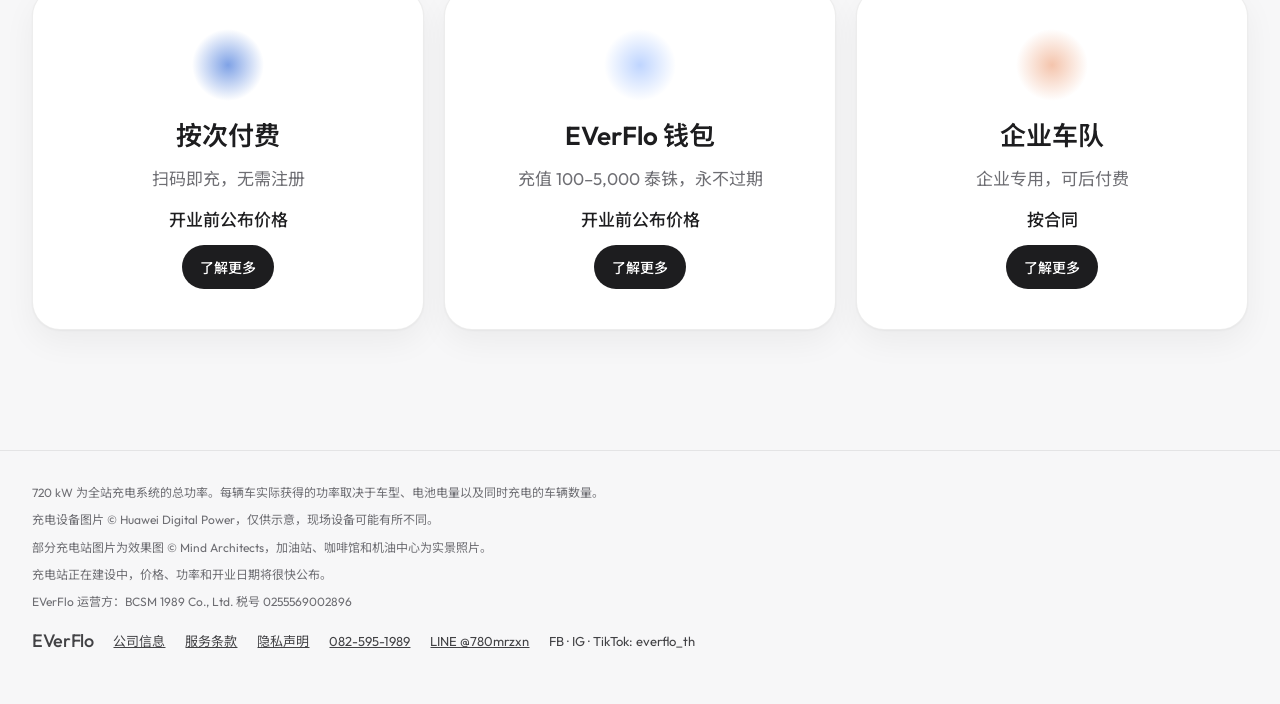
<file: zh/index.html>
<!doctype html>
<html lang="zh-Hans">
<head>
<meta charset="utf-8">
<meta name="viewport" content="width=device-width,initial-scale=1">
<title>巴真武里府电动车充电站 · 304 公路 720 kW 直流快充 | EVerFlo</title>
<meta name="description" content="位于巴真武里府 Si Maha Phot、304 公路壳牌加油站内的 720 kW 直流快充站，靠近 304 工业园区。扫码付款，无需注册，轿车、大巴和卡车均可充电。">
<link rel="canonical" href="https://everflo.app/zh/">
<link rel="alternate" hreflang="th" href="https://everflo.app/"><link rel="alternate" hreflang="en" href="https://everflo.app/en/"><link rel="alternate" hreflang="zh-Hans" href="https://everflo.app/zh/"><link rel="alternate" hreflang="ja" href="https://everflo.app/ja/"><link rel="alternate" hreflang="x-default" href="https://everflo.app/">
<meta property="og:title" content="巴真武里府电动车充电站 · 304 公路 720 kW 直流快充 | EVerFlo">
<meta property="og:description" content="位于巴真武里府 Si Maha Phot、304 公路壳牌加油站内的 720 kW 直流快充站，靠近 304 工业园区。扫码付款，无需注册，轿车、大巴和卡车均可充电。">
<meta property="og:image" content="https://everflo.app/assets/og.jpg"><meta property="og:image:width" content="1200"><meta property="og:image:height" content="630"><meta name="twitter:card" content="summary_large_image">
<meta property="og:url" content="https://everflo.app/zh/">
<meta name="theme-color" content="#F7F7F8">
<meta property="og:type" content="website"><meta property="og:site_name" content="EVerFlo">
<meta name="geo.region" content="TH-25"><meta name="geo.placename" content="Si Maha Phot, Prachin Buri"><meta name="geo.position" content="13.897040;101.589461"><meta name="ICBM" content="13.897040, 101.589461">
<script type="application/ld+json">{"@context": "https://schema.org", "@type": "AutomotiveBusiness", "@id": "https://everflo.app/#station", "name": "EVerFlo EV Charging", "alternateName": "EVerFlo สถานีชาร์จรถไฟฟ้า", "description": "位于巴真武里府 Si Maha Phot、304 公路壳牌加油站内的 720 kW 直流快充站，靠近 304 工业园区。扫码付款，无需注册，轿车、大巴和卡车均可充电。", "url": "https://everflo.app/zh/", "image": "https://everflo.app/assets/dispensers.jpg", "telephone": "+66-82-595-1989", "address": {"@type": "PostalAddress", "streetAddress": "78 Moo 4, Krok Sombun", "addressLocality": "Si Maha Phot", "addressRegion": "Prachin Buri", "postalCode": "25140", "addressCountry": "TH"}, "geo": {"@type": "GeoCoordinates", "latitude": 13.897040277818462, "longitude": 101.58946057303487}, "hasMap": "https://maps.app.goo.gl/R7ZDGiL1ck6afbDa6", "parentOrganization": {"@type": "Organization", "name": "BCSM 1989 Co., Ltd.", "url": "https://bcsm1989.com", "taxID": "0255569002896"}, "sameAs": ["https://www.instagram.com/everflo_th", "https://www.tiktok.com/@everflo_th", "https://www.youtube.com/@everflo_th"], "inLanguage": "zh-Hans"}</script>
<link rel="icon" href="../assets/icon.svg" type="image/svg+xml">
<link rel="preconnect" href="https://fonts.googleapis.com"><link rel="preconnect" href="https://fonts.gstatic.com" crossorigin>
<link href="https://fonts.googleapis.com/css2?family=Outfit:wght@400;500;600&family=Anuphan:wght@400;500;600&family=Noto+Sans+SC:wght@400;500;700&display=swap" rel="stylesheet">
<link rel="stylesheet" href="../style.css">
<style>body{font-family:'Outfit','Noto Sans SC',system-ui,sans-serif}</style>
</head>
<body>
<a class="skip" href="#main">Skip</a>
<header class="top"><div class="wrap bar">
<a class="logo" href="/zh/">EVerFlo</a>
<nav class="nav" aria-label="Main"><a href="#steps">充电</a><a href="#vehicle">您的车辆</a><a href="#fleet">企业车队</a><a href="#stop">休息区</a><a href="#location">位置</a></nav>
<div class="right"><div class="langs" aria-label="Language"><a href="/" class="lang" lang="th">ไทย</a><a href="/en/" class="lang" lang="en">EN</a><a href="/zh/" class="lang on" lang="zh-Hans" aria-current="page">中文</a><a href="/ja/" class="lang" lang="ja">日本語</a></div><a class="btn dark sm" href="https://line.me/R/ti/p/@780mrzxn">添加 LINE</a></div>
</div></header>
<main id="main">
<section class="hero" id="top">
<div class="flow" aria-hidden="true"><div class="b a"></div><div class="b b2"></div><div class="b c"></div></div>
<div class="wrap heroin">
<span class="badge"><span class="dot" aria-hidden="true"></span>即将开业</span>
<div class="eyebrow">DC ULTRA-FAST CHARGING</div>
<h1>顺路快充，
即刻出发</h1>
<p class="lead">304 公路上、靠近工业园区的直流超快充电站。停车方便，扫码就能付款，无需注册会员。</p>
<div class="ctas"><a class="btn dark" href="https://line.me/R/ti/p/@780mrzxn">关注 LINE 获取开业消息</a><a class="btn line" href="#steps">充电方式</a></div>
</div>
</section>
<ul class="wrap chips"><li><span class="dot" aria-hidden="true"></span><strong>720 kW</strong>&nbsp;总功率</li><li><span class="dot" aria-hidden="true"></span>扫码付款，无需注册</li><li><span class="dot" aria-hidden="true"></span>大巴和卡车都能停</li><li><span class="dot" aria-hidden="true"></span>有咖啡馆、洗衣店和洗手间</li></ul>
<section class="wrap power reveal" aria-label="720 kW"><div class="pbig"><strong>720</strong><span>kW</span></div><div class="ptxt"><p class="plabel"><strong>全站总充电功率</strong></p><p>直流超快充系统自动为每个充电枪分配功率，大车小车可同时充电。</p></div></section>
<section id="chargers" class="wrap sec row reveal"><figure class="media tall"><div class="halo blue" aria-hidden="true"></div><img src="../assets/dispensers.jpg" alt="EVerFlo DC ultra-fast dispensers" width="1000" height="1414" loading="lazy"></figure><div class="copy"><div class="kicker">THE CHARGERS</div><h2 class="lg">液冷充电设备
全天持续运行</h2><p>功率柜与充电终端分离，系统将 720 kW 分配给正在使用的充电枪，每辆车都能获得其可接受的最大功率。</p></div></section>
<figure class="wrap band reveal"><img src="../assets/ev-day.jpg" alt="EVerFlo 充电站效果图" width="1600" height="900" loading="lazy"><figcaption>EVerFlo 充电站效果图 © Mind Architects</figcaption></figure>
<section id="steps" class="wrap sec center reveal"><h2 class="xl">三步完成充电</h2><p class="sub">第一次也能自己操作，不用先下载 App。</p><div class="grid3"><div class="card step"><div class="glow" style="background:radial-gradient(closest-side,#7FA2E6,transparent)" aria-hidden="true"></div><span class="num">01</span><svg aria-hidden="true" width="44" height="44" viewBox="0 0 24 24" fill="none" stroke="#1D1D1F" stroke-width="1.4" stroke-linecap="round" stroke-linejoin="round"><path d="M7 3v5M17 3v5M5 8h14v3a7 7 0 0 1-14 0V8zM12 18v3"/></svg><h3>插上充电枪</h3><p>采用泰国电动车通用的 CCS2 接口</p></div><div class="card step"><div class="glow" style="background:radial-gradient(closest-side,#BFD5FF,transparent)" aria-hidden="true"></div><span class="num">02</span><svg aria-hidden="true" width="44" height="44" viewBox="0 0 24 24" fill="none" stroke="#1D1D1F" stroke-width="1.4" stroke-linecap="round" stroke-linejoin="round"><path d="M4 4h6v6H4zM14 4h6v6h-6zM4 14h6v6H4zM14 14h2v2h-2zM18 18h2v2h-2zM14 18h2M18 14h2"/></svg><h3>扫码付款</h3><p>扫描充电桩上的二维码，用 PromptPay 或 App 钱包支付</p></div><div class="card step"><div class="glow" style="background:radial-gradient(closest-side,#F4C4AC,transparent)" aria-hidden="true"></div><span class="num">03</span><svg aria-hidden="true" width="44" height="44" viewBox="0 0 24 24" fill="none" stroke="#1D1D1F" stroke-width="1.4" stroke-linecap="round" stroke-linejoin="round"><path d="M13 2L4 14h7l-1 8 9-12h-7l1-8z"/></svg><h3>充好就走</h3><p>充电完成会通知您，收据保存在 App 中</p></div></div></section>
<section id="vehicle" class="wrap sec reveal">
<div class="center"><h2 class="lg">大车小车都能充</h2><p class="sub">选择车型，了解我们如何为您服务。</p></div>
<div class="tabs" role="tablist" aria-label="大车小车都能充"><button type="button" role="tab" id="tab0" aria-controls="panel" aria-selected="true" data-i="0">轿车 / SUV</button><button type="button" role="tab" id="tab1" aria-controls="panel" aria-selected="false" data-i="1">厢式车</button><button type="button" role="tab" id="tab2" aria-controls="panel" aria-selected="false" data-i="2">大巴</button><button type="button" role="tab" id="tab3" aria-controls="panel" aria-selected="false" data-i="3">卡车</button></div>
<div class="panel" id="panel" role="tabpanel" aria-labelledby="tab0">
<div class="pimg"><img id="vimg" src="../assets/station.jpg" alt="轿车 / SUV" width="1600" height="900" loading="lazy"></div>
<div class="ptext"><div class="kicker" id="vname">轿车 / SUV</div><div class="ptime">开业前公布详情</div><div class="track" aria-hidden="true"><div class="fill"></div></div><p id="vdesc">停在咖啡馆旁边，喝杯咖啡的工夫已经充进不少电。</p></div>
</div>
</section>
<section id="fleet" class="wrap sec row reveal">
<figure class="media"><div class="halo blue" aria-hidden="true"></div><img src="../assets/ev-truck.jpg" alt="EVerFlo Fleet" width="1600" height="900" loading="lazy"></figure>
<div class="copy"><div class="kicker">EVERFLO FLEET</div><h2 class="lg">公司车辆多？
每月一张账单</h2><p>预付或后付、RFID 或 Autocharge、按车辆报表，每月提供正式税务发票 — 专为 304 工业园区企业打造。</p><a class="more" href="https://bcsm1989.com/fleet/">开始需求评估 →</a></div>
</section>
<section id="stop" class="wrap sec reveal"><div class="center"><div class="kicker peach">WHILE YOU CHARGE</div><h2 class="lg" style="margin-top:14px">等待时也不无聊</h2><p class="sub" style="max-width:760px;margin-left:auto;margin-right:auto">Khlong Rang Sai Nok 壳牌加油站内有 The Brewtanist 咖啡馆、机油更换中心、Otteri Wash &amp; Dry 自助洗衣店和洗手间，等待时很方便。</p></div><div class="amen"><figure class="am"><img src="../assets/brewtanist.jpg" alt="The Brewtanist" width="1200" height="900" loading="lazy"><figcaption><strong>The Brewtanist</strong><span>咖啡馆与烘焙坊，每天 08:00–17:00 营业</span></figcaption></figure><figure class="am"><img src="../assets/oil-change.jpg" alt="更换机油" width="1200" height="900" loading="lazy"><figcaption><strong>更换机油</strong><span>站内机油更换中心</span></figcaption></figure><figure class="am noimg"><div class="amicon" aria-hidden="true"><svg width="56" height="56" viewBox="0 0 24 24" fill="none" stroke="#3A5FA8" stroke-width="1.4" stroke-linecap="round" stroke-linejoin="round"><path d="M5 3h14v18H5zM5 7h14M12 17a4 4 0 1 0 0-8 4 4 0 0 0 0 8z"/></svg></div><figcaption><strong>Otteri Wash &amp; Dry</strong><span>自助洗衣店，充电时顺便洗烘衣物</span></figcaption></figure><figure class="am noimg"><div class="amicon" aria-hidden="true"><svg width="56" height="56" viewBox="0 0 24 24" fill="none" stroke="#3A5FA8" stroke-width="1.4" stroke-linecap="round" stroke-linejoin="round"><path d="M7 4a2 2 0 1 0 0 .01M17 4a2 2 0 1 0 0 .01M5 8h4l-1 6H6zM15 8h4l1 6h-2l-1 6h-2zM8 14v6"/></svg></div><figcaption><strong>洗手间</strong><span>站内设有洗手间</span></figcaption></figure></div></section>
<section id="location" class="wrap sec row reveal"><figure class="media"><img src="../assets/station-place-20261017.jpg" alt="加油站实景照片" width="1400" height="1050" loading="lazy"><figcaption class="cap">加油站实景照片</figcaption></figure><div class="copy"><div class="kicker">LOCATION</div><h2 class="lg">位于 304 公路
Khlong Rang Sai Nok 壳牌加油站内</h2><p>78 Moo 4, Krok Sombun, Si Maha Phot, Prachin Buri 25140</p><div class="ctas left"><a class="btn dark" href="https://maps.app.goo.gl/R7ZDGiL1ck6afbDa6">在 Google 地图中打开</a><a class="btn line" href="tel:0825951989">082-595-1989</a></div></div></section>
<section id="cards" class="wrap sec reveal"><h2 class="lg center">选择适合您的付款方式</h2><div class="grid3"><div class="card pay"><div class="orb" style="background:radial-gradient(closest-side,#7FA2E6,transparent)" aria-hidden="true"></div><h3>按次付费</h3><p>扫码即充，无需注册</p><div class="price">开业前公布价格</div><a class="btn dark sm" href="#steps">了解更多</a></div><div class="card pay"><div class="orb" style="background:radial-gradient(closest-side,#BFD5FF,transparent)" aria-hidden="true"></div><h3>EVerFlo 钱包</h3><p>充值 100–5,000 泰铢，永不过期</p><div class="price">开业前公布价格</div><a class="btn dark sm" href="#steps">了解更多</a></div><div class="card pay"><div class="orb" style="background:radial-gradient(closest-side,#F4C4AC,transparent)" aria-hidden="true"></div><h3>企业车队</h3><p>企业专用，可后付费</p><div class="price">按合同</div><a class="btn dark sm" href="https://bcsm1989.com/fleet/">了解更多</a></div></div></section>
</main>
<footer class="foot"><div class="wrap">
<p>720 kW 为全站充电系统的总功率。每辆车实际获得的功率取决于车型、电池电量以及同时充电的车辆数量。</p><p>充电设备图片 © Huawei Digital Power，仅供示意，现场设备可能有所不同。</p><p>部分充电站图片为效果图 © Mind Architects，加油站、咖啡馆和机油中心为实景照片。</p><p>充电站正在建设中，价格、功率和开业日期将很快公布。</p><p>EVerFlo 运营方：BCSM 1989 Co., Ltd. 税号 0255569002896</p>
<div class="flinks"><span class="logo sm">EVerFlo</span><a href="https://bcsm1989.com/about/">公司信息</a><a href="https://bcsm1989.com/terms/">服务条款</a><a href="https://bcsm1989.com/privacy/">隐私声明</a><a href="tel:0825951989">082-595-1989</a><a href="https://line.me/R/ti/p/@780mrzxn">LINE @780mrzxn</a><span>FB · IG · TikTok: everflo_th</span></div>
</div></footer>
<script>
(function(){var D=[{"name": "轿车 / SUV", "desc": "停在咖啡馆旁边，喝杯咖啡的工夫已经充进不少电。", "img": "../assets/station.jpg"}, {"name": "厢式车", "desc": "适合全天运营的班车，趟与趟之间快速补电。", "img": "../assets/ev-day.jpg"}, {"name": "大巴", "desc": "加长车位，员工大巴进出方便。", "img": "../assets/ev-angle.jpg"}, {"name": "卡车", "desc": "车位够宽，牵引车和挂车都能停。", "img": "../assets/ev-truck.jpg"}];var tabs=document.querySelectorAll('[role=tab]');var img=document.getElementById('vimg'),nm=document.getElementById('vname'),ds=document.getElementById('vdesc'),pn=document.getElementById('panel');
function sel(i,focus){tabs.forEach(function(b,j){b.setAttribute('aria-selected',j===i?'true':'false');b.tabIndex=j===i?0:-1;});var d=D[i];img.src=d.img;img.alt=d.name;nm.textContent=d.name;ds.textContent=d.desc;pn.setAttribute('aria-labelledby','tab'+i);if(focus)tabs[i].focus();}
tabs.forEach(function(b,i){b.addEventListener('click',function(){sel(i)});b.addEventListener('keydown',function(ev){if(ev.key==='ArrowRight')sel((i+1)%tabs.length,1);if(ev.key==='ArrowLeft')sel((i+tabs.length-1)%tabs.length,1);});});sel(0);})();
</script>
<script defer src="https://static.cloudflareinsights.com/beacon.min.js" data-cf-beacon='{"token": "609f2c7eae7b4bac8e9ff29ee491e530"}'></script>
</body>
</html>
</file>
<file: style.css>
*{box-sizing:border-box}
html{scroll-behavior:smooth}
body{margin:0;background:#F7F7F8;color:#1D1D1F;-webkit-font-smoothing:antialiased;overflow-x:hidden}
a{color:#1D1D1F}
img{max-width:100%;height:auto;display:block}
.skip{position:absolute;left:-999px;top:8px;background:#1D1D1F;color:#fff;padding:8px 12px;border-radius:8px;z-index:10}
.skip:focus{left:8px}
:focus-visible{outline:2px solid #3A5FA8;outline-offset:3px;border-radius:6px}
.wrap{max-width:1280px;margin:0 auto;padding:0 32px}
.top{position:sticky;top:0;z-index:5;background:rgba(247,247,248,.86);backdrop-filter:saturate(1.6) blur(14px);-webkit-backdrop-filter:saturate(1.6) blur(14px);border-bottom:1px solid rgba(0,0,0,.07)}
.bar{display:flex;flex-wrap:wrap;align-items:center;justify-content:space-between;gap:14px;padding-top:12px;padding-bottom:12px}
.logo{font-family:'Outfit',sans-serif;font-size:24px;font-weight:500;letter-spacing:-.02em;text-decoration:none}
.logo.sm{font-size:18px}
.nav{display:flex;flex-wrap:wrap;gap:24px;font-size:14px}
.nav a{text-decoration:none;color:#424245}
.nav a:hover{color:#1D1D1F}
.right{display:flex;flex-wrap:wrap;align-items:center;gap:12px}
.langs{display:flex;gap:2px;background:rgba(0,0,0,.05);border-radius:999px;padding:4px}
.lang{font-size:13px;text-decoration:none;color:#424245;border-radius:999px;padding:8px 12px;min-height:36px;min-width:44px;display:inline-flex;align-items:center;justify-content:center}
.lang.on{background:#1D1D1F;color:#fff;font-weight:600}
.btn{font-size:17px;font-weight:500;text-decoration:none;border-radius:999px;padding:15px 26px;min-height:52px;display:inline-flex;align-items:center;justify-content:center;transition:transform .15s ease,background .15s ease}
.btn:hover{transform:translateY(-1px)}
.btn.sm{font-size:14px;padding:10px 18px;min-height:44px}
.btn.dark{background:#1D1D1F;color:#fff}
.btn.dark:hover{background:#000}
.btn.line{border:1px solid rgba(0,0,0,.25);color:#1D1D1F}
.hero{position:relative;min-height:780px;display:flex;align-items:center;overflow:hidden}
.flow{position:absolute;inset:0;pointer-events:none}
.flow .b{position:absolute;border-radius:50%}
.flow .a{left:8%;top:20%;width:84%;height:46%;background:radial-gradient(closest-side,rgba(120,160,232,.7),rgba(150,180,230,.3) 55%,rgba(247,247,248,0));filter:blur(60px);animation:dA 14s ease-in-out infinite}
.flow .b2{left:40%;top:30%;width:46%;height:34%;background:radial-gradient(closest-side,rgba(246,196,172,.8),rgba(242,181,154,.28) 60%,rgba(247,247,248,0));filter:blur(70px);animation:dB 18s ease-in-out infinite}
.flow .c{left:22%;top:42%;width:56%;height:14%;background:radial-gradient(closest-side,#fff,rgba(200,220,255,.6) 60%,rgba(247,247,248,0));filter:blur(30px);animation:dC 22s ease-in-out infinite}
@keyframes dA{0%,100%{transform:translate(-8%,4%) rotate(-12deg)}50%{transform:translate(6%,-6%) rotate(8deg) scale(1.12)}}
@keyframes dB{0%,100%{transform:translate(10%,-4%) scale(1.05)}50%{transform:translate(-6%,8%) scale(.92)}}
@keyframes dC{0%,100%{transform:none}50%{transform:translate(-10%,-6%) rotate(-18deg)}}
.heroin{position:relative;z-index:1;text-align:center;display:flex;flex-direction:column;align-items:center;gap:24px;padding-top:100px;padding-bottom:100px}
.badge{display:inline-flex;align-items:center;gap:8px;font-size:14px;background:#fff;border:1px solid rgba(0,0,0,.08);border-radius:999px;padding:8px 16px}
.dot{width:7px;height:7px;border-radius:50%;background:#5480D6;display:inline-block;animation:pulse 2.6s ease-in-out infinite}
@keyframes pulse{0%,100%{opacity:.5}50%{opacity:1}}
.eyebrow{font-family:'Outfit',sans-serif;font-size:13px;letter-spacing:.28em;color:#424245}
h1{margin:0;font-size:clamp(46px,8vw,112px);line-height:1.06;font-weight:600;letter-spacing:-.03em;white-space:pre-line;background:linear-gradient(180deg,#1D1D1F 35%,#4A5D78);-webkit-background-clip:text;background-clip:text;color:transparent}
.lead{margin:0;font-size:clamp(18px,1.8vw,23px);line-height:1.6;color:#424245;max-width:720px}
.ctas{display:flex;flex-wrap:wrap;gap:14px;justify-content:center}
.chips{list-style:none;margin:0 auto;padding-bottom:40px;display:flex;flex-wrap:wrap;justify-content:center;gap:12px}
.chips li{font-size:15px;background:#fff;border:1px solid rgba(0,0,0,.08);border-radius:999px;padding:12px 20px;display:inline-flex;align-items:center;gap:10px}
.sec{padding-top:120px;padding-bottom:40px}
.center{text-align:center}
h2{margin:0;font-weight:600;letter-spacing:-.03em;line-height:1.08;white-space:pre-line}
h2.xl{font-size:clamp(42px,6.5vw,88px)}
h2.lg{font-size:clamp(36px,5vw,64px)}
.sub{margin:16px 0 0;font-size:20px;color:#6E6E73}
.grid3{display:grid;grid-template-columns:repeat(auto-fit,minmax(270px,1fr));gap:20px;margin-top:48px}
.card{position:relative;overflow:hidden;border-radius:28px;background:#fff;border:1px solid rgba(0,0,0,.07);box-shadow:0 1px 2px rgba(0,0,0,.04),0 12px 32px rgba(0,0,0,.05)}
.step{padding:40px 32px;display:flex;flex-direction:column;gap:16px;text-align:left;min-height:280px}
.step .glow{position:absolute;right:-60px;top:-60px;width:220px;height:220px;border-radius:50%;filter:blur(50px);opacity:.6}
.step>*{position:relative}
.num{font-family:'Outfit',sans-serif;font-size:14px;color:#6E6E73}
.step h3{margin:0;font-size:30px;font-weight:600;letter-spacing:-.02em}
.step p,.pay p{margin:0;font-size:17px;line-height:1.55;color:#6E6E73}
.tabs{display:flex;flex-wrap:wrap;justify-content:center;gap:4px;background:#fff;border:1px solid rgba(0,0,0,.08);border-radius:999px;padding:5px;width:fit-content;margin:36px auto}
.tabs button{font:inherit;font-size:15px;border:0;border-radius:999px;padding:12px 22px;min-height:46px;cursor:pointer;background:transparent;color:#424245}
.tabs button[aria-selected=true]{background:#1D1D1F;color:#fff;font-weight:600}
.panel{display:flex;flex-wrap:wrap;border-radius:32px;overflow:hidden;background:#fff;border:1px solid rgba(0,0,0,.07)}
.pimg{flex:1 1 520px;min-height:400px;position:relative}
.pimg img{position:absolute;inset:0;width:100%;height:100%;object-fit:cover}
.pimg:after{content:"";position:absolute;inset:0;background:linear-gradient(90deg,rgba(255,255,255,0) 60%,#fff)}
.ptext{flex:1 1 380px;padding:56px 48px;display:flex;flex-direction:column;justify-content:center;gap:20px}
.kicker{font-family:'Outfit',sans-serif;font-size:13px;letter-spacing:.2em;color:#3A5FA8;text-transform:uppercase}
.kicker.peach,.more.peach{color:#A4492F}
.ptime{font-size:28px;font-weight:500;letter-spacing:-.01em}
.track{height:10px;border-radius:999px;background:rgba(0,0,0,.07);overflow:hidden}
.fill{height:100%;width:80%;border-radius:999px;background:linear-gradient(90deg,#5480D6,#9FC3FF,#F2B59A);animation:fill 4s ease-out infinite alternate}
@keyframes fill{from{width:12%}to{width:80%}}
.ptext p{margin:0;font-size:18px;line-height:1.6;color:#424245}
.row{display:flex;flex-wrap:wrap;gap:56px;align-items:center}
.row.rev{flex-wrap:wrap-reverse}
.media{flex:1 1 520px;margin:0;position:relative}
.media img{position:relative;width:100%;aspect-ratio:4/3;object-fit:cover;border-radius:28px}
.halo{position:absolute;inset:10% 5% -6%;filter:blur(50px)}
.halo.blue{background:radial-gradient(closest-side,rgba(120,160,232,.35),transparent)}
.halo.peach{background:radial-gradient(closest-side,rgba(242,181,154,.4),transparent)}
.copy{flex:1 1 420px;display:flex;flex-direction:column;gap:20px}
.copy p{margin:0;font-size:19px;line-height:1.6;color:#424245}
.more{font-size:17px;text-decoration:none;color:#3A5FA8;min-height:44px;display:inline-flex;align-items:center}
.pay{padding:40px 32px;display:flex;flex-direction:column;gap:14px;align-items:center;text-align:center}
.orb{width:72px;height:72px;border-radius:50%}
.pay h3{margin:0;font-size:26px;font-weight:600}
.price{font-size:17px;font-weight:500}
#cards{padding-bottom:120px}
.foot{border-top:1px solid rgba(0,0,0,.08);padding:32px 0 48px;font-size:12px;line-height:1.6;color:#6E6E73}
.foot p{margin:0 0 8px}
.flinks{display:flex;flex-wrap:wrap;gap:20px;align-items:center;margin-top:16px;font-size:13px;color:#424245}
.flinks a{color:#424245}
@supports (animation-timeline:view()){@keyframes rv{from{opacity:0;transform:translateY(48px)}to{opacity:1;transform:none}}.reveal{animation:rv linear both;animation-timeline:view();animation-range:entry 0% cover 30%}}
@media (max-width:720px){.wrap{padding:0 20px}.nav{display:none}.hero{min-height:640px}.ptext{padding:32px 24px}.sec{padding-top:88px}}
@media (prefers-reduced-motion:reduce){*{animation:none!important;scroll-behavior:auto}}
.power{display:flex;flex-wrap:wrap;align-items:center;justify-content:center;gap:24px 48px;padding-top:56px;padding-bottom:24px;text-align:left}
.pbig{display:flex;align-items:baseline;gap:8px;font-family:'Outfit',sans-serif;line-height:1}
.pbig strong{font-size:clamp(96px,14vw,184px);font-weight:700;letter-spacing:-.05em;background:linear-gradient(90deg,#3A5FA8,#5480D6 45%,#D9866A);-webkit-background-clip:text;background-clip:text;color:transparent}
.pbig span{font-size:clamp(32px,4vw,56px);font-weight:600;color:#1D1D1F}
.ptxt{max-width:440px;display:flex;flex-direction:column;gap:10px}
.ptxt p{margin:0;font-size:18px;line-height:1.6;color:#424245}
.ptxt .plabel{font-size:24px;color:#1D1D1F}
.chips strong{font-weight:700}
.media.tall{flex:1 1 420px;max-width:520px}
.media.tall img{aspect-ratio:auto;height:auto}
.band{margin:72px auto 0;position:relative}
.band img{width:100%;aspect-ratio:21/9;object-fit:cover;border-radius:32px}
.band figcaption,.cap{font-size:12px;color:#6E6E73;margin-top:10px}
.media.duo{display:grid;grid-template-columns:1fr 1fr;gap:14px}
.media.duo figure{margin:0;position:relative}
.media.duo img{aspect-ratio:3/4;border-radius:24px}
.media.duo figcaption{font-size:14px;color:#424245;margin-top:8px}
.ctas.left{justify-content:flex-start}
@media (max-width:720px){.media.duo{grid-template-columns:1fr}.media.duo img{aspect-ratio:4/3}.band img{aspect-ratio:16/10}}
.amen{display:grid;grid-template-columns:repeat(auto-fit,minmax(240px,1fr));gap:18px;margin-top:44px}
.am{margin:0;background:#fff;border:1px solid rgba(0,0,0,.07);border-radius:24px;overflow:hidden;display:flex;flex-direction:column;box-shadow:0 1px 2px rgba(0,0,0,.04),0 12px 32px rgba(0,0,0,.05)}
.am img{width:100%;aspect-ratio:4/3;object-fit:cover}
.am .amicon{aspect-ratio:4/3;display:flex;align-items:center;justify-content:center;background:radial-gradient(closest-side,rgba(159,195,255,.45),rgba(242,181,154,.18) 70%,#fff)}
.am figcaption{padding:18px 20px 22px;display:flex;flex-direction:column;gap:6px}
.am figcaption strong{font-size:18px;font-weight:600}
.am figcaption span{font-size:15px;color:#6E6E73;line-height:1.5}
</file>
